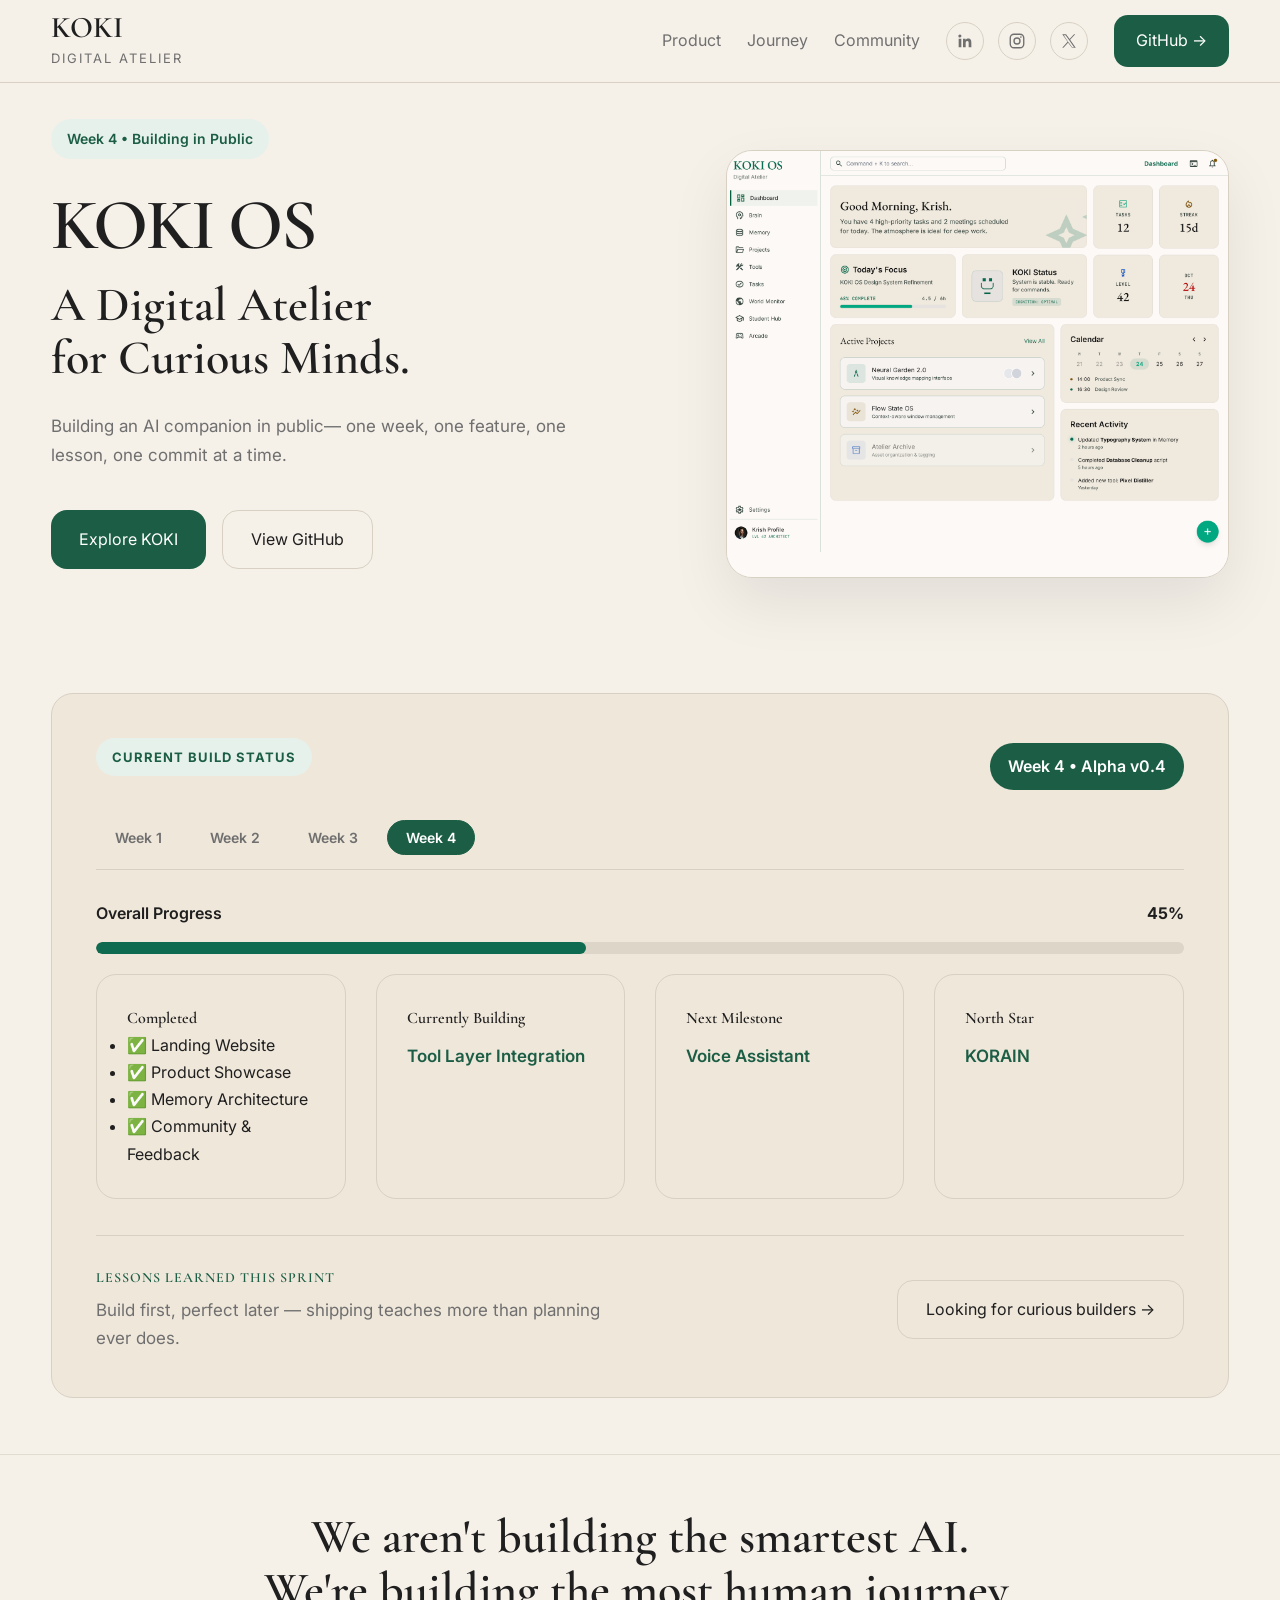
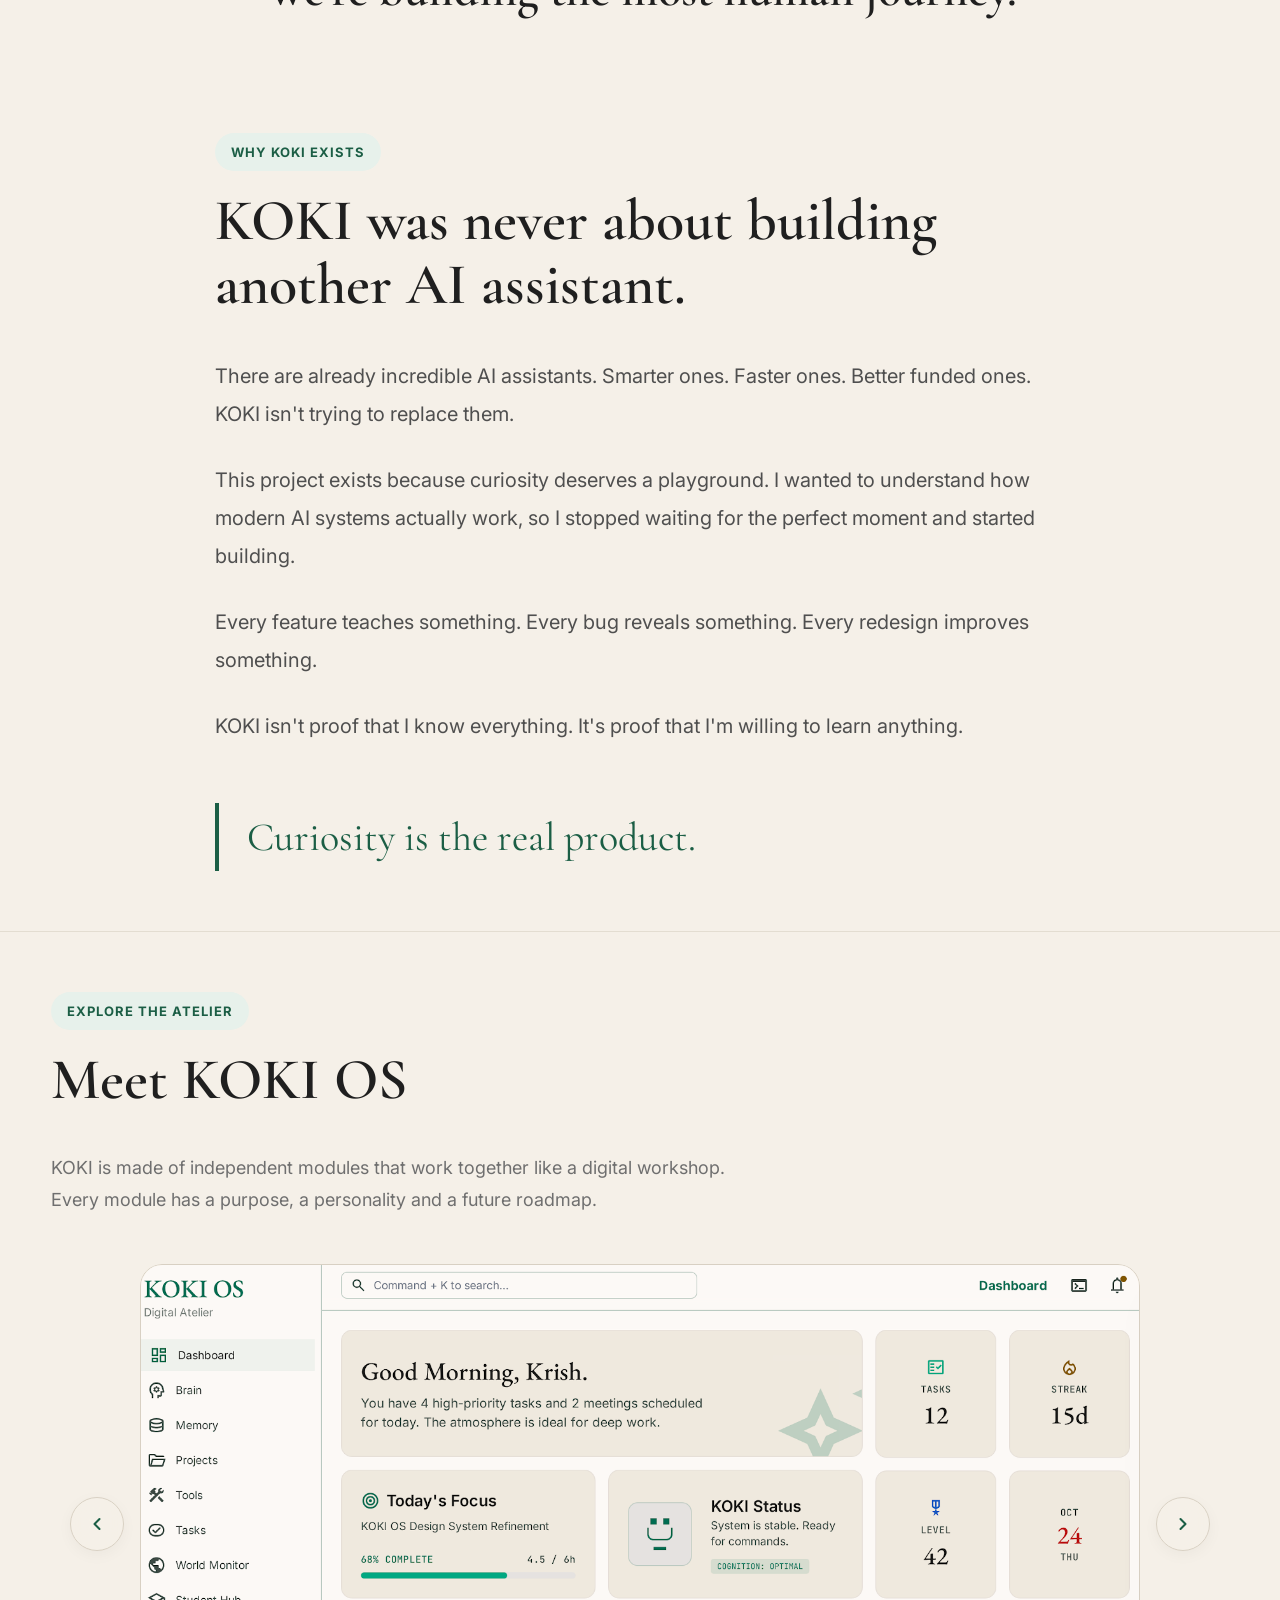
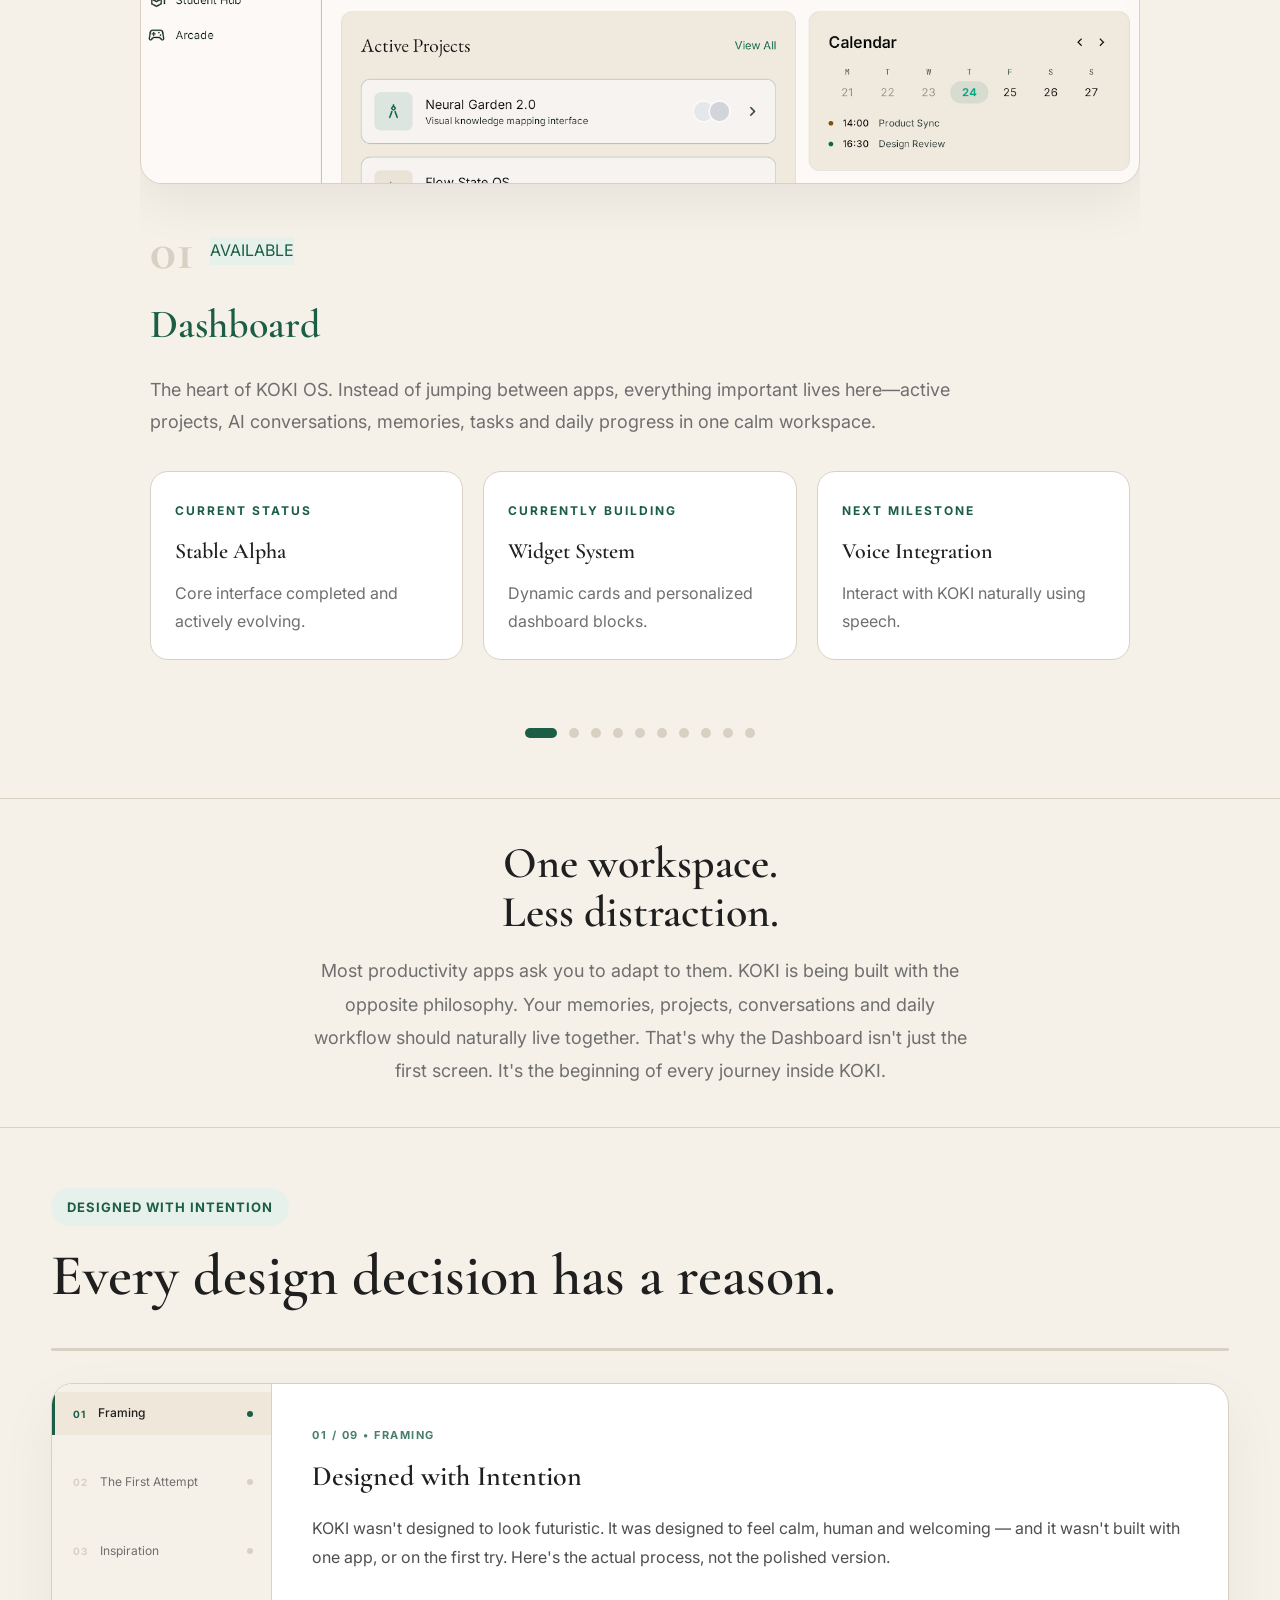
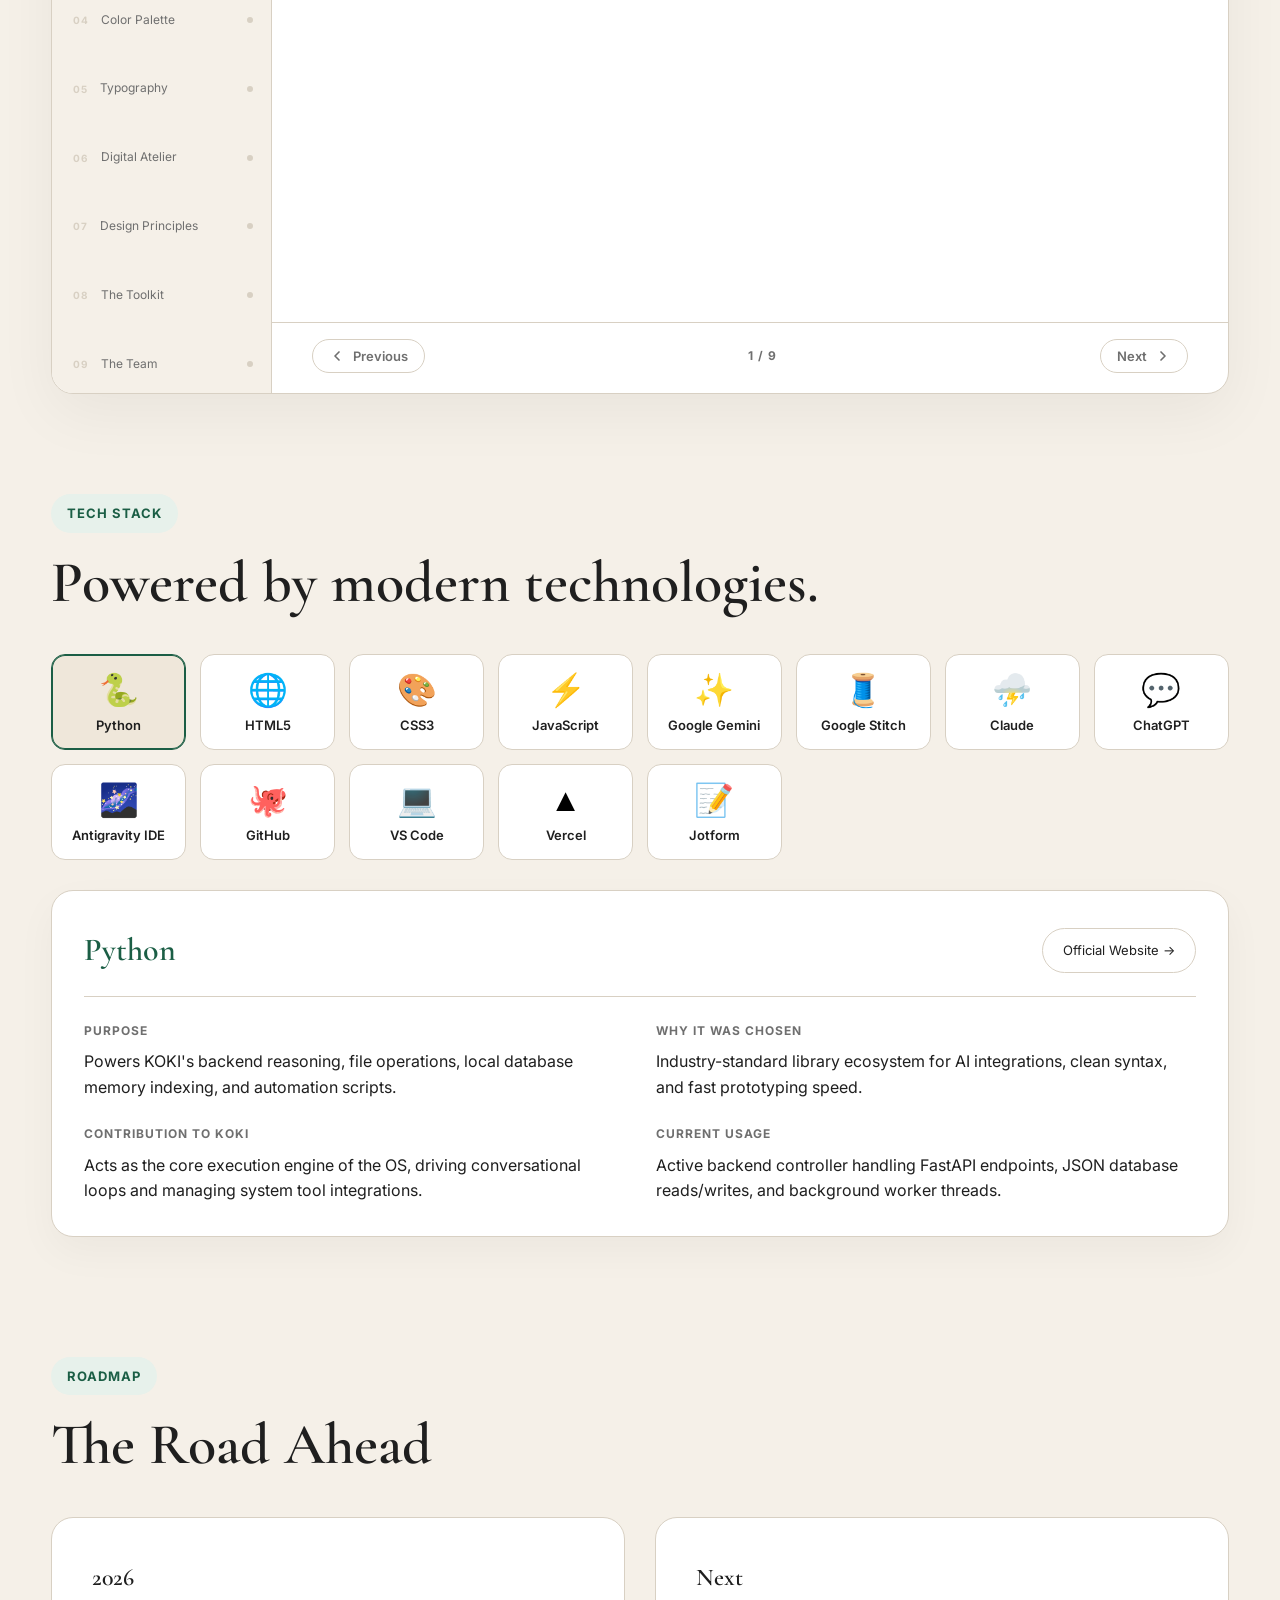
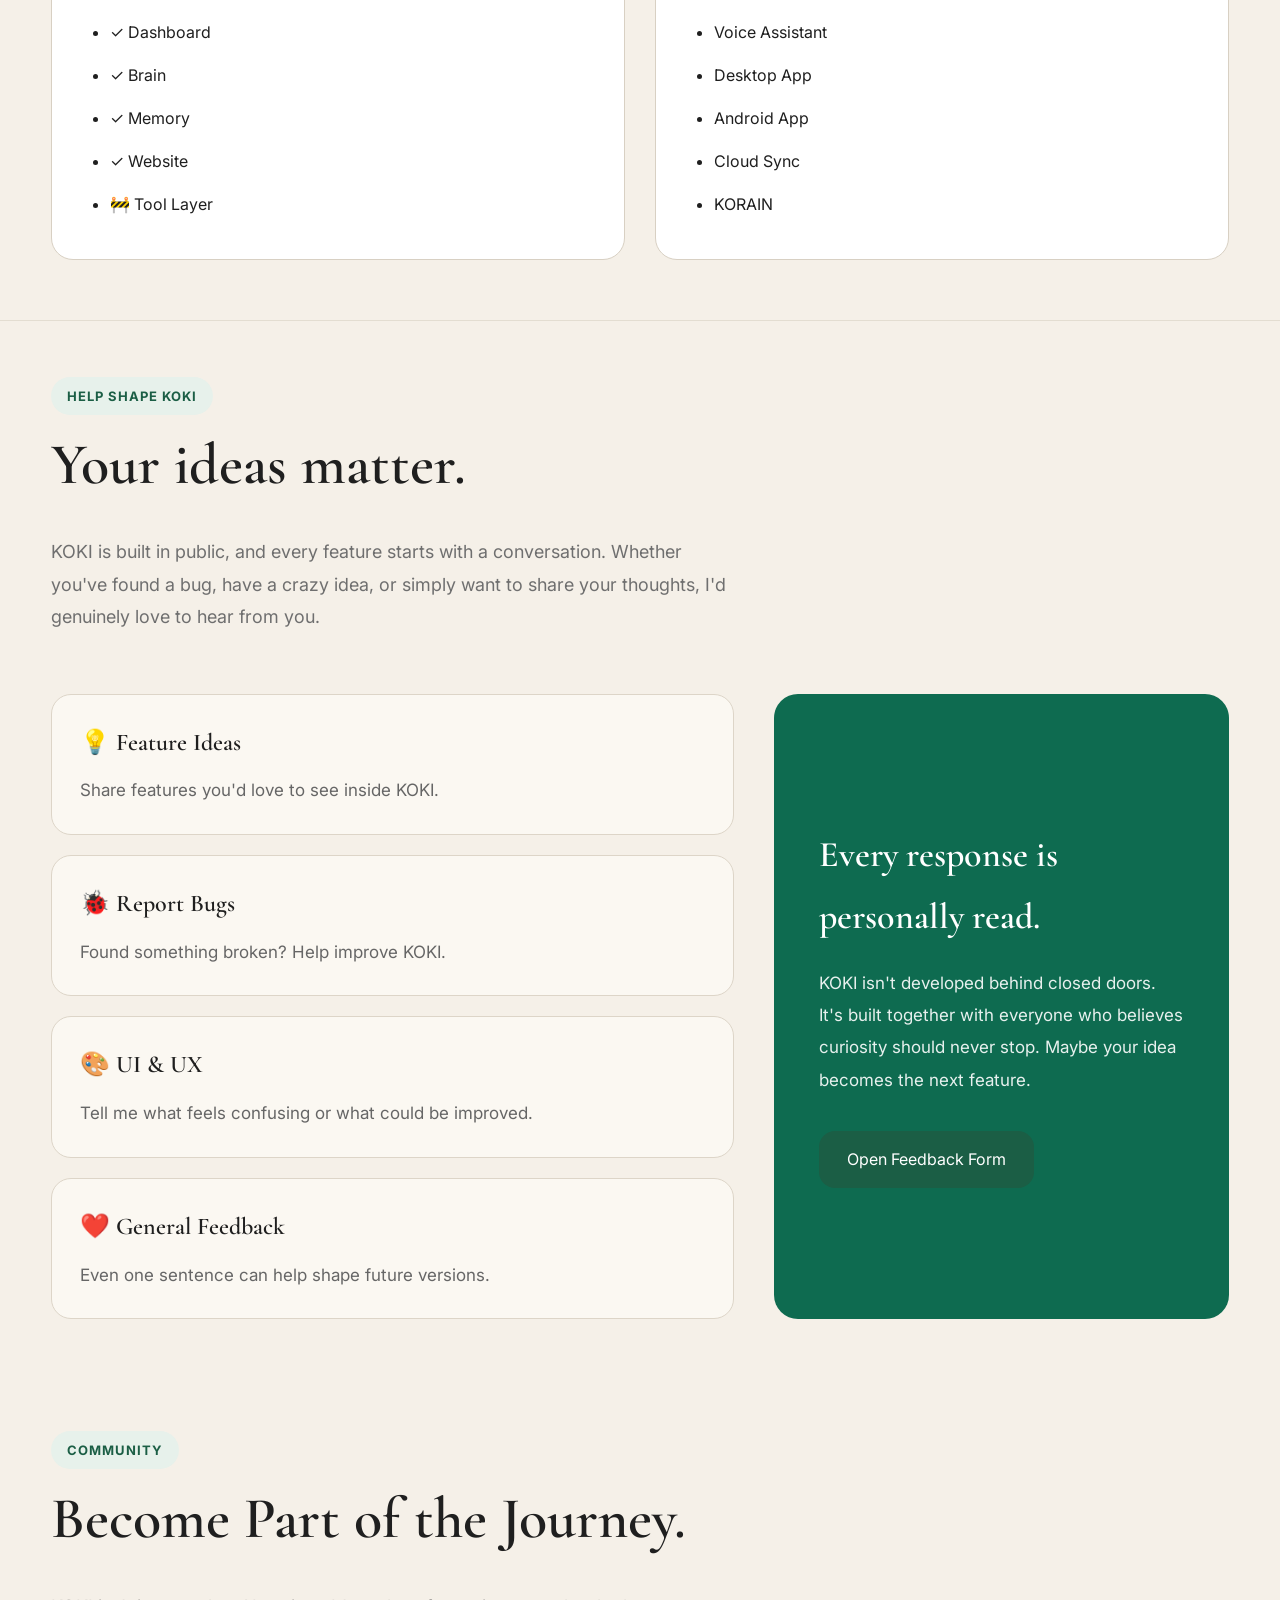
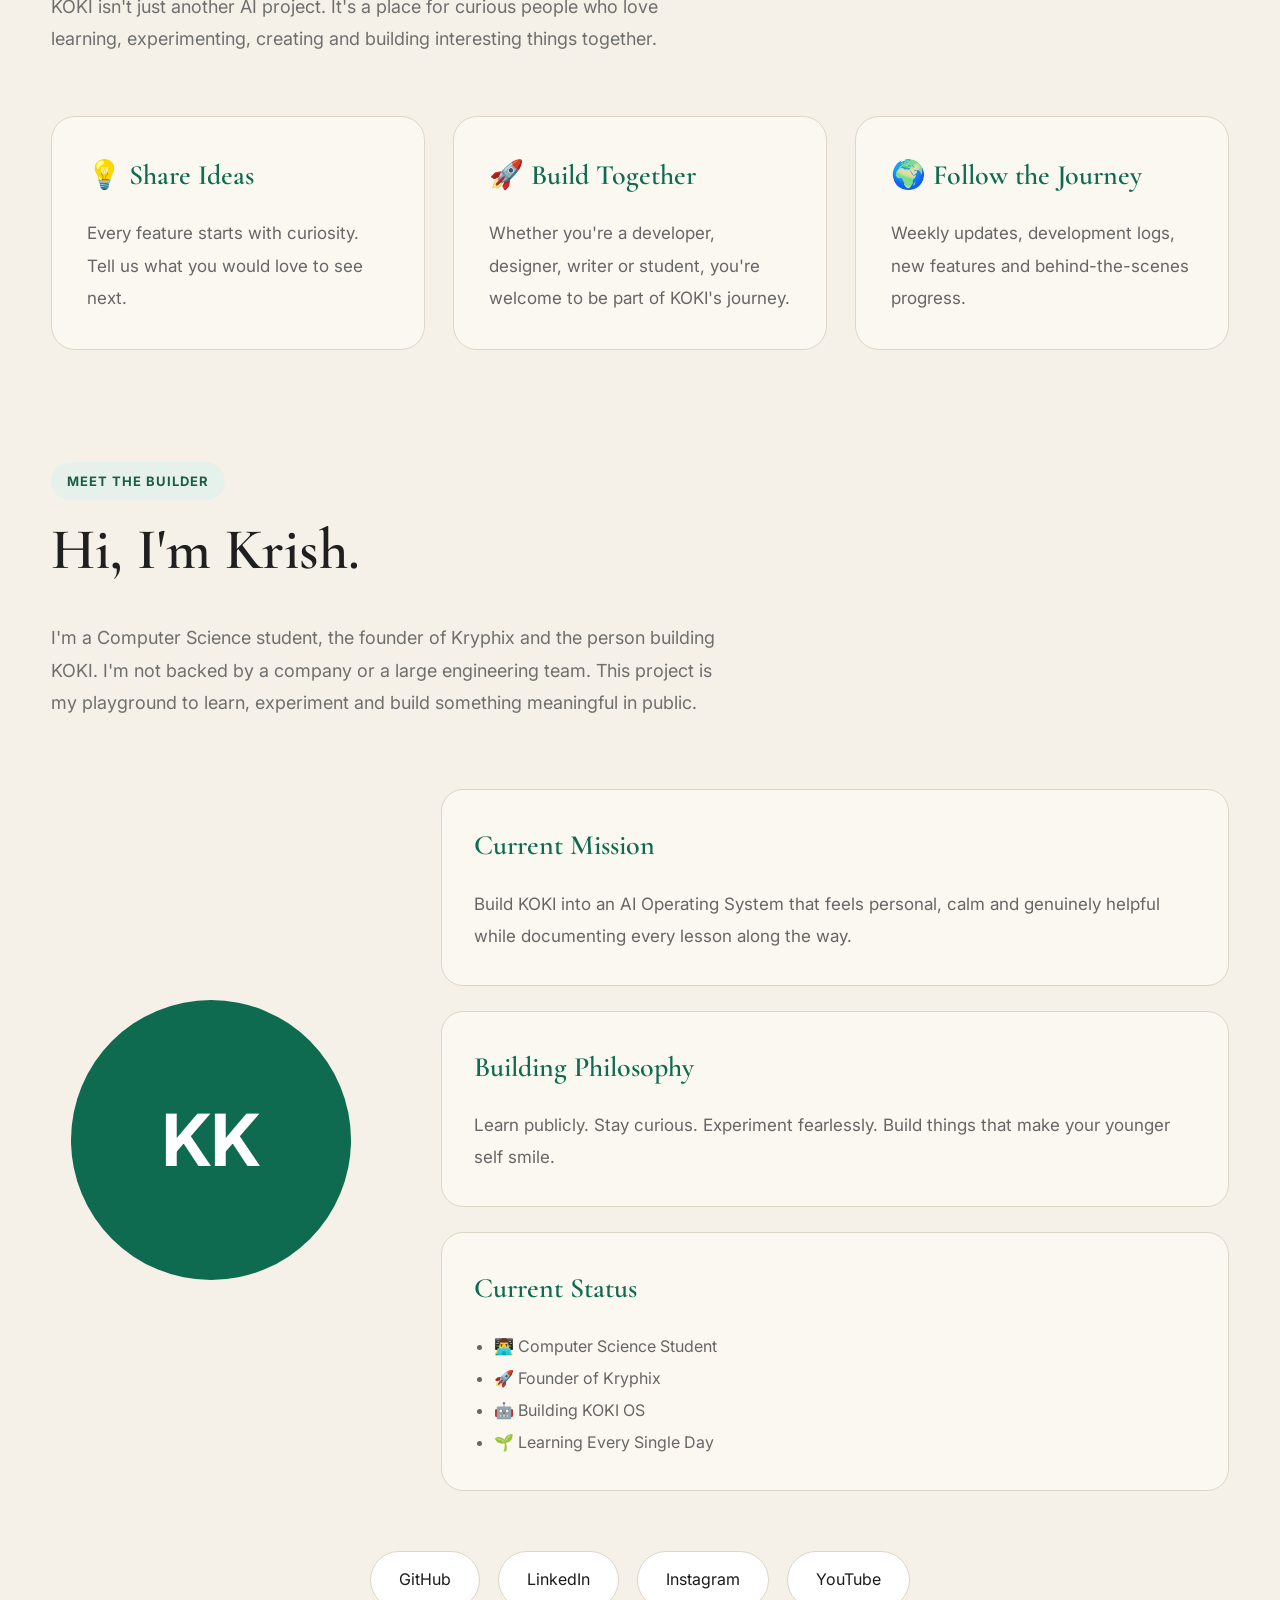
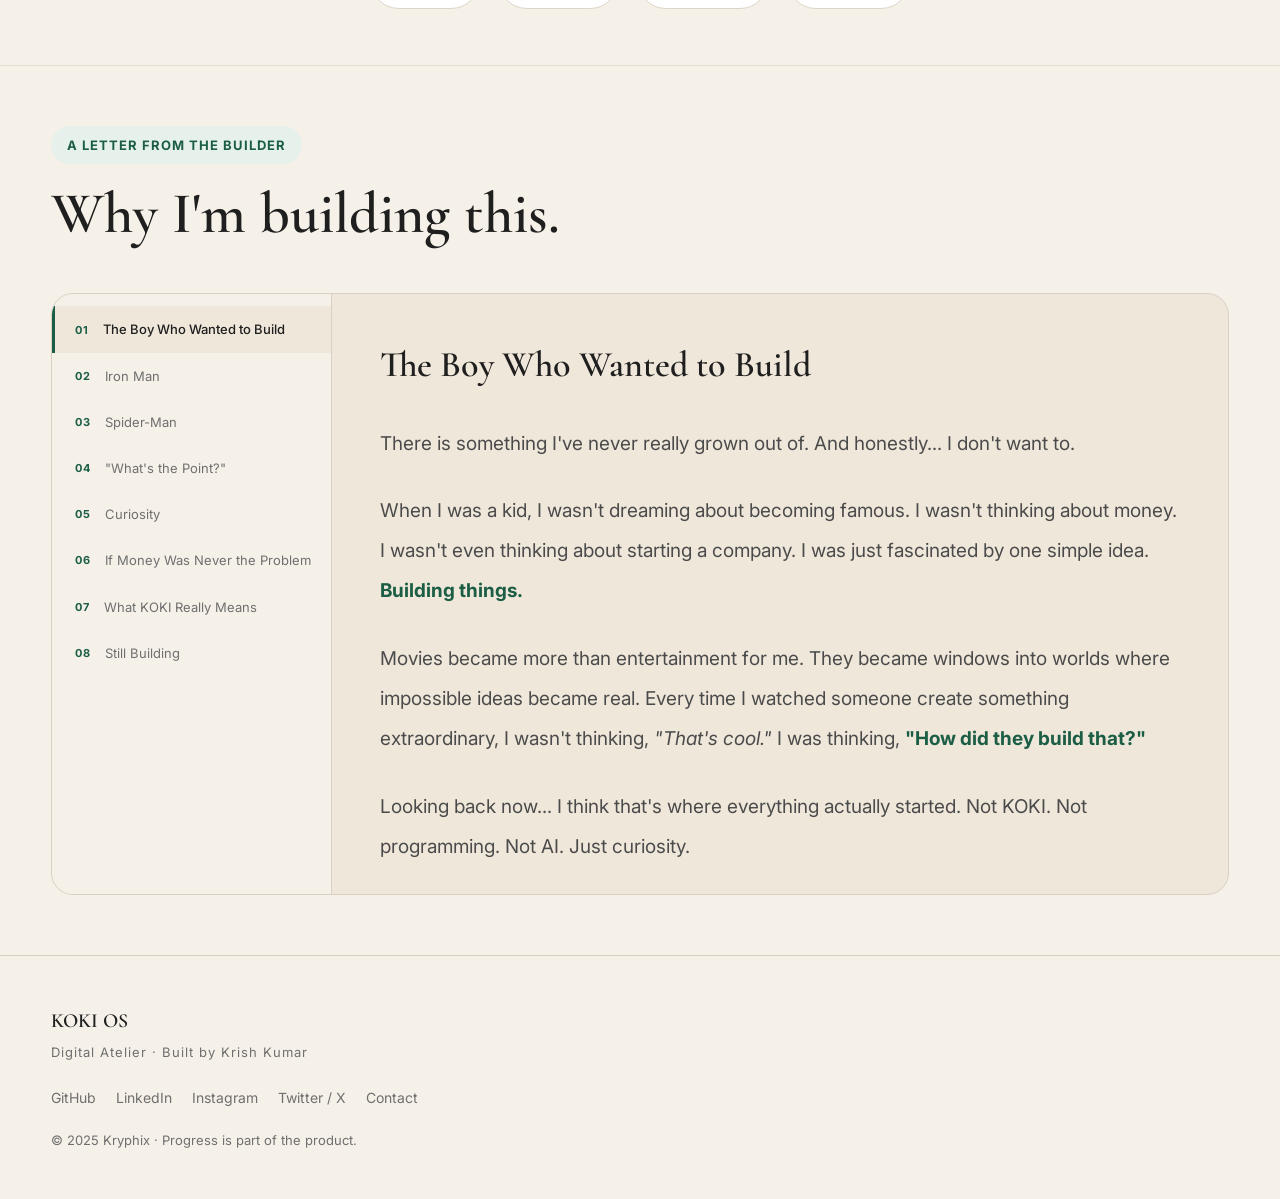
<file: landing/index.html>
<!DOCTYPE html>
<html lang="en">

<head>
    <meta charset="UTF-8">
    <meta name="viewport" content="width=device-width, initial-scale=1.0">

    <title>KOKI OS | A Digital Atelier for Curious Minds</title>

    <meta name="description"
        content="KOKI OS is an AI Operating System built in public by Krish Kumar under Kryphix.">

    <meta property="og:title" content="KOKI OS — Digital Atelier">
    <meta property="og:description" content="A personal AI assistant built in public. Memory-aware. Hinglish-native.">
    <meta property="og:url" content="https://krishkumarvl.github.io/KOKI-AI">
    <meta name="theme-color" content="#F5F0E8">

    <link rel="stylesheet" href="css/style.css">
</head>

<body>

    <!-- ================= NAVBAR ================= -->

    <header class="navbar">

        <div class="container">

            <div class="logo">

                <h2>KOKI</h2>

                <span>Digital Atelier</span>

            </div>

            <nav>

                <a href="#inside-koki">Product</a>

                <a href="#roadmap">Journey</a>

                <a href="#community">Community</a>

                <div class="social-icons">

                    <a href="https://www.linkedin.com/in/krishkumarvl/" target="_blank" aria-label="LinkedIn">
                        <svg viewBox="0 0 24 24" fill="currentColor"><path d="M20.45 20.45h-3.56v-5.57c0-1.33-.02-3.03-1.85-3.03-1.86 0-2.14 1.45-2.14 2.94v5.66H9.34V9h3.42v1.56h.05c.48-.9 1.64-1.85 3.37-1.85 3.6 0 4.27 2.37 4.27 5.46v6.28zM5.34 7.43a2.07 2.07 0 1 1 0-4.13 2.07 2.07 0 0 1 0 4.13zM7.12 20.45H3.56V9h3.56v11.45z"/></svg>
                    </a>

                    <a href="https://www.instagram.com/krishkumarvl" target="_blank" aria-label="Instagram">
                        <svg viewBox="0 0 24 24" fill="none" stroke="currentColor" stroke-width="1.8"><rect x="3" y="3" width="18" height="18" rx="5"/><circle cx="12" cy="12" r="4"/><circle cx="17.2" cy="6.8" r="1.1" fill="currentColor" stroke="none"/></svg>
                    </a>

                    <a href="https://x.com/krishkumarvl" target="_blank" aria-label="X (Twitter)">
                        <svg viewBox="0 0 24 24" fill="currentColor"><path d="M13.5 10.4 20.3 3h-1.6l-5.9 6.4L8.1 3H3l7.1 10-7.1 8h1.6l6.2-6.8L16.1 21H21l-7.5-10.6zM11.2 13.5l-.7-1L5 4.3h2.4l4.6 6.5.7 1 6 8.4h-2.4l-4.9-6.7z"/></svg>
                    </a>

                </div>

                <a href="https://github.com/krishkumarvl/KOKI-AI" target="_blank"
                    class="nav-btn">

                    GitHub &rarr;

                </a>

            </nav>

            <button class="hamburger" id="hamburger" aria-label="Menu">
                <span></span>
                <span></span>
                <span></span>
            </button>

        </div>

        <div class="mobile-menu" id="mobileMenu">
            <a href="#inside-koki">Product</a>
            <a href="#roadmap">Journey</a>
            <a href="#community">Community</a>
            <a href="https://github.com/krishkumarvl/KOKI-AI" target="_blank" class="nav-btn">GitHub &rarr;</a>
        </div>

    </header>



    <!-- ================= HERO ================= -->

    <section class="hero">

        <div class="container hero-grid">

            <div class="hero-left">

                <div class="build-badge">

                    Week 4 • Building in Public

                </div>

                <h1>

                    KOKI OS

                </h1>

                <h2>

                    A Digital Atelier

                    <br>

                    for Curious Minds.

                </h2>

                <p>

                    Building an AI companion in public—

                    one week,

                    one feature,

                    one lesson,

                    one commit at a time.

                </p>

                <div class="hero-buttons">

                    <a href="#inside-koki" class="primary-btn">

                        Explore KOKI

                    </a>

                    <a href="https://github.com/krishkumarvl/KOKI-AI"

                        target="_blank"

                        class="secondary-btn">

                        View GitHub

                    </a>

                </div>

            </div>

            <div class="hero-right">

                <img

                    src="assets/dashboard.png"

                    alt="KOKI Dashboard"
                    loading="lazy">

            </div>

        </div>

    </section>
    

    <!-- ================= BUILD STATUS ================= -->

    <section class="status-section" id="status">

    <div class="container">

        <div class="status-card">

            <div class="status-header">

                <span class="section-tag">CURRENT BUILD STATUS</span>

                <span id="status-week-badge" class="week-version">Week 4 &bull; Alpha v0.4</span>

            </div>

            <!-- Weekly Interactive Tabs -->
            <div class="status-tabs" role="tablist" aria-label="Development Weeks">
                <button class="status-tab" role="tab" aria-selected="false" aria-controls="status-content" data-week="1">Week 1</button>
                <button class="status-tab" role="tab" aria-selected="false" aria-controls="status-content" data-week="2">Week 2</button>
                <button class="status-tab" role="tab" aria-selected="false" aria-controls="status-content" data-week="3">Week 3</button>
                <button class="status-tab active" role="tab" aria-selected="true" aria-controls="status-content" data-week="4">Week 4</button>
            </div>

            <div id="status-content" class="status-content-wrapper">

                <div class="progress-item">

                    <span>Overall Progress</span>

                    <strong id="status-progress-text">45%</strong>

                </div>

                <div class="progress-bar">

                    <div id="status-progress-fill" class="progress-fill" style="width:45%"></div>

                </div>

                <div class="status-grid">

                    <div>

                        <h4>Completed</h4>

                        <ul id="status-completed-list">

                            <li>&#9989; Landing Website</li>

                            <li>&#9989; Product Showcase</li>

                            <li>&#9989; Memory Architecture</li>

                            <li>&#9989; Community &amp; Feedback</li>

                        </ul>

                    </div>

                    <div>

                        <h4>Currently Building</h4>

                        <p id="status-building-text">Tool Layer Integration</p>

                    </div>

                    <div>

                        <h4>Next Milestone</h4>

                        <p id="status-milestone-text">Voice Assistant</p>

                    </div>

                    <div>

                        <h4>North Star</h4>

                        <p id="status-northstar-text">KORAIN</p>

                    </div>

                </div>

                <div class="status-footer">

                    <div class="lessons">

                        <h4>Lessons Learned This Sprint</h4>

                        <p id="status-lesson-text">Build first, perfect later &mdash; shipping teaches more than planning ever does.</p>

                    </div>

                    <a href="#community" class="secondary-btn">Looking for curious builders &rarr;</a>

                </div>

            </div>

        </div>

    </div>

    </section>


<hr class="section-divider">

    <!-- ================= MANIFESTO ================= -->

    <section class="manifesto">

        <div class="container">

            <h2>

                We aren't building the smartest AI.

                <br>

                We're building the most human journey.

            </h2>

        </div>

    </section>



    <!-- ================= WHY ================= -->

    <section id="why-koki" class="section">

    <div class="container narrow">

        <span class="section-tag">
            WHY KOKI EXISTS
        </span>

        <h2 class="section-title">
            KOKI was never about building
            another AI assistant.
        </h2>

        <div class="story">

            <p>
                There are already incredible AI assistants.
                Smarter ones. Faster ones. Better funded ones.
                KOKI isn't trying to replace them.
            </p>

            <p>
                This project exists because curiosity deserves a playground.
                I wanted to understand how modern AI systems actually work,
                so I stopped waiting for the perfect moment and started building.
            </p>

            <p>
                Every feature teaches something.
                Every bug reveals something.
                Every redesign improves something.
            </p>

            <p>
                KOKI isn't proof that I know everything.
                It's proof that I'm willing to learn anything.
            </p>

            <blockquote>

                Curiosity is the real product.

            </blockquote>

        </div>

    </div>

</section>


<hr class="section-divider">

<!-- ================= PRODUCT ================= -->

    <section id="inside-koki" class="section">

    <div class="container">

        <span class="section-tag">
            EXPLORE THE ATELIER
        </span>

        <h2 class="section-title">
            Meet KOKI OS
        </h2>

        <p class="section-subtitle">
            KOKI is made of independent modules that work together like a digital workshop.
            Every module has a purpose, a personality and a future roadmap.
        </p>

    </div>

    <!-- ================= PRODUCT TOUR ================= -->
    <div class="tour-container">
        <div class="tour-wrapper">
            <!-- Navigation arrows -->
            <button class="tour-nav-btn prev" aria-label="Previous slide">
                <svg viewBox="0 0 24 24" fill="none" stroke="currentColor" stroke-width="2.5" stroke-linecap="round" stroke-linejoin="round">
                    <path d="M15 18l-6-6 6-6"/>
                </svg>
            </button>
            <button class="tour-nav-btn next" aria-label="Next slide">
                <svg viewBox="0 0 24 24" fill="none" stroke="currentColor" stroke-width="2.5" stroke-linecap="round" stroke-linejoin="round">
                    <path d="M9 18l6-6-6-6"/>
                </svg>
            </button>

            <!-- Slider window -->
            <div class="tour-slider" role="region" aria-label="Product Features Tour">
                <div class="tour-slides-track">
                    
                    <!-- Slide 1: Dashboard -->
                    <div class="tour-slide active" role="group" aria-roledescription="slide" aria-label="1 of 10" id="slide-dashboard">
                        <div class="tour-image-container">
                            <img src="assets/dashboard.png" alt="KOKI Dashboard" class="tour-image">
                        </div>
                        <div class="tour-info">
                            <div class="tour-meta">
                                <span class="tour-number">01</span>
                                <span class="tour-status live">AVAILABLE</span>
                            </div>
                            <h3 class="tour-title">Dashboard</h3>
                            <p class="tour-desc">
                                The heart of KOKI OS. Instead of jumping between apps, everything important lives here—active projects, AI conversations, memories, tasks and daily progress in one calm workspace.
                            </p>
                            <div class="tour-highlights">
                                <div class="highlight-card">
                                    <span>Current Status</span>
                                    <h4>Stable Alpha</h4>
                                    <p>Core interface completed and actively evolving.</p>
                                </div>
                                <div class="highlight-card">
                                    <span>Currently Building</span>
                                    <h4>Widget System</h4>
                                    <p>Dynamic cards and personalized dashboard blocks.</p>
                                </div>
                                <div class="highlight-card">
                                    <span>Next Milestone</span>
                                    <h4>Voice Integration</h4>
                                    <p>Interact with KOKI naturally using speech.</p>
                                </div>
                            </div>
                        </div>
                    </div>

                    <!-- Slide 2: Brain -->
                    <div class="tour-slide" role="group" aria-roledescription="slide" aria-label="2 of 10" id="slide-brain">
                        <div class="tour-image-container">
                            <img src="assets/brain.png" alt="KOKI Brain" class="tour-image" loading="lazy">
                        </div>
                        <div class="tour-info">
                            <div class="tour-meta">
                                <span class="tour-number">02</span>
                                <span class="tour-status live">AVAILABLE</span>
                            </div>
                            <h3 class="tour-title">Brain</h3>
                            <p class="tour-desc">
                                The reasoning engine of KOKI. Context aware. Hinglish conversations. Tool calling. Intelligent planning.
                            </p>
                            <div class="tour-highlights single-action">
                                <a href="#" class="primary-btn">Learn More</a>
                            </div>
                        </div>
                    </div>

                    <!-- Slide 3: Memory -->
                    <div class="tour-slide" role="group" aria-roledescription="slide" aria-label="3 of 10" id="slide-memory">
                        <div class="tour-image-container">
                            <img src="assets/memory.png" alt="KOKI Memory" class="tour-image" loading="lazy">
                        </div>
                        <div class="tour-info">
                            <div class="tour-meta">
                                <span class="tour-number">03</span>
                                <span class="tour-status live">AVAILABLE</span>
                            </div>
                            <h3 class="tour-title">Memory</h3>
                            <p class="tour-desc">
                                The long-term memory of KOKI. Conversations don't disappear after a chat ends. Interests, projects, preferences and important moments are remembered so future interactions become more personal and more useful.
                            </p>
                            <div class="tour-highlights">
                                <div class="highlight-card">
                                    <span>Current Status</span>
                                    <h4>Persistent Memory</h4>
                                    <p>Stores information across conversations.</p>
                                </div>
                                <div class="highlight-card">
                                    <span>Currently Building</span>
                                    <h4>Biography Engine</h4>
                                    <p>Create an evolving profile from memories.</p>
                                </div>
                                <div class="highlight-card">
                                    <span>Next Milestone</span>
                                    <h4>Semantic Search</h4>
                                    <p>Find memories naturally using meaning.</p>
                                </div>
                            </div>
                        </div>
                    </div>

                    <!-- Slide 4: Projects -->
                    <div class="tour-slide" role="group" aria-roledescription="slide" aria-label="4 of 10" id="slide-projects">
                        <div class="tour-image-container">
                            <img src="assets/projects.png" alt="KOKI Projects" class="tour-image" loading="lazy">
                        </div>
                        <div class="tour-info">
                            <div class="tour-meta">
                                <span class="tour-number">04</span>
                                <span class="tour-status live">AVAILABLE</span>
                            </div>
                            <h3 class="tour-title">Projects</h3>
                            <p class="tour-desc">
                                Build, organize and track everything you're creating. KOKI understands ongoing work and helps you manage ideas, development progress and future plans from one place.
                            </p>
                            <div class="tour-highlights">
                                <div class="highlight-card">
                                    <span>Current Status</span>
                                    <h4>Project Tracking</h4>
                                    <p>Organize ongoing work inside one workspace.</p>
                                </div>
                                <div class="highlight-card">
                                    <span>Currently Building</span>
                                    <h4>Git Integration</h4>
                                    <p>Connect repositories and development workflow.</p>
                                </div>
                                <div class="highlight-card">
                                    <span>Next Milestone</span>
                                    <h4>Project Intelligence</h4>
                                    <p>AI understands every project automatically.</p>
                                </div>
                            </div>
                        </div>
                    </div>

                    <!-- Slide 5: Student Hub -->
                    <div class="tour-slide" role="group" aria-roledescription="slide" aria-label="5 of 10" id="slide-student">
                        <div class="tour-image-container">
                            <img src="assets/student.png" alt="KOKI Student Hub" class="tour-image" loading="lazy">
                        </div>
                        <div class="tour-info">
                            <div class="tour-meta">
                                <span class="tour-number">05</span>
                                <span class="tour-status coming">COMING SOON</span>
                            </div>
                            <h3 class="tour-title">Student Hub</h3>
                            <p class="tour-desc">
                                Built for students who want one place to manage their academic life. Track assignments, attendance, exams, notes, PYQs and study progress without switching between multiple apps.
                            </p>
                            <div class="tour-highlights">
                                <div class="highlight-card">
                                    <span>Planned</span>
                                    <h4>Study Dashboard</h4>
                                    <p>Attendance, CGPA, exams and deadlines.</p>
                                </div>
                                <div class="highlight-card">
                                    <span>Future</span>
                                    <h4>AI Study Assistant</h4>
                                    <p>Summaries, quizzes and revision plans.</p>
                                </div>
                                <div class="highlight-card">
                                    <span>Vision</span>
                                    <h4>Complete Academic OS</h4>
                                    <p>Everything a student needs in one place.</p>
                                </div>
                            </div>
                        </div>
                    </div>

                    <!-- Slide 6: Tasks -->
                    <div class="tour-slide" role="group" aria-roledescription="slide" aria-label="6 of 10" id="slide-tasks">
                        <div class="tour-image-container">
                            <img src="assets/tasks.png" alt="KOKI Tasks" class="tour-image" loading="lazy">
                        </div>
                        <div class="tour-info">
                            <div class="tour-meta">
                                <span class="tour-number">06</span>
                                <span class="tour-status coming">COMING SOON</span>
                            </div>
                            <h3 class="tour-title">Tasks</h3>
                            <p class="tour-desc">
                                Organize your day with intelligent task management. Build habits, stay focused and let KOKI help prioritize what matters most.
                            </p>
                            <div class="tour-highlights">
                                <div class="highlight-card">
                                    <span>Planned</span>
                                    <h4>Task Manager</h4>
                                    <p>Create and organize daily work.</p>
                                </div>
                                <div class="highlight-card">
                                    <span>Future</span>
                                    <h4>Deep Focus</h4>
                                    <p>Pomodoro and distraction-free sessions.</p>
                                </div>
                                <div class="highlight-card">
                                    <span>Vision</span>
                                    <h4>AI Planning</h4>
                                    <p>Smart scheduling based on priorities.</p>
                                </div>
                            </div>
                        </div>
                    </div>

                    <!-- Slide 7: World Monitor -->
                    <div class="tour-slide" role="group" aria-roledescription="slide" aria-label="7 of 10" id="slide-world">
                        <div class="tour-image-container">
                            <img src="assets/world.png" alt="KOKI World Monitor" class="tour-image" loading="lazy">
                        </div>
                        <div class="tour-info">
                            <div class="tour-meta">
                                <span class="tour-number">07</span>
                                <span class="tour-status coming">COMING SOON</span>
                            </div>
                            <h3 class="tour-title">World Monitor</h3>
                            <p class="tour-desc">
                                Stay updated with real-time news, weather, finance and sports. One intelligent feed that keeps you informed without overwhelming you.
                            </p>
                            <div class="tour-highlights">
                                <div class="highlight-card">
                                    <span>Planned</span>
                                    <h4>Global News</h4>
                                    <p>Personalized daily briefings.</p>
                                </div>
                                <div class="highlight-card">
                                    <span>Future</span>
                                    <h4>Finance</h4>
                                    <p>Stocks, crypto and market updates.</p>
                                </div>
                                <div class="highlight-card">
                                    <span>Vision</span>
                                    <h4>World Intelligence</h4>
                                    <p>Your personal global dashboard.</p>
                                </div>
                            </div>
                        </div>
                    </div>

                    <!-- Slide 8: Arcade -->
                    <div class="tour-slide" role="group" aria-roledescription="slide" aria-label="8 of 10" id="slide-arcade">
                        <div class="tour-image-container">
                            <img src="assets/arcade.png" alt="KOKI Arcade" class="tour-image" loading="lazy">
                        </div>
                        <div class="tour-info">
                            <div class="tour-meta">
                                <span class="tour-number">08</span>
                                <span class="tour-status coming">COMING SOON</span>
                            </div>
                            <h3 class="tour-title">Arcade</h3>
                            <p class="tour-desc">
                                Learning shouldn't always feel like studying. Arcade transforms learning into challenges, brain games and skill-based experiences designed to keep curiosity alive.
                            </p>
                            <div class="tour-highlights">
                                <div class="highlight-card">
                                    <span>Planned</span>
                                    <h4>Mini Games</h4>
                                    <p>Interactive games built for learning and fun.</p>
                                </div>
                                <div class="highlight-card">
                                    <span>Future</span>
                                    <h4>Leaderboards</h4>
                                    <p>Compete with friends and the community.</p>
                                </div>
                                <div class="highlight-card">
                                    <span>Vision</span>
                                    <h4>Learn by Playing</h4>
                                    <p>Gamified experiences that reward curiosity.</p>
                                </div>
                            </div>
                        </div>
                    </div>

                    <!-- Slide 9: Tools -->
                    <div class="tour-slide" role="group" aria-roledescription="slide" aria-label="9 of 10" id="slide-tools">
                        <div class="tour-image-container">
                            <img src="assets/tools.png" alt="KOKI Tools" class="tour-image" loading="lazy">
                        </div>
                        <div class="tour-info">
                            <div class="tour-meta">
                                <span class="tour-number">09</span>
                                <span class="tour-status coming">UNDER DEVELOPMENT</span>
                            </div>
                            <h3 class="tour-title">Tools</h3>
                            <p class="tour-desc">
                                KOKI will become an intelligent toolbox. Generate websites, documents, summaries, presentations and much more from a single workspace.
                            </p>
                            <div class="tour-highlights">
                                <div class="highlight-card">
                                    <span>Building</span>
                                    <h4>Tool Layer</h4>
                                    <p>The foundation powering every future capability.</p>
                                </div>
                                <div class="highlight-card">
                                    <span>Future</span>
                                    <h4>AI Workspace</h4>
                                    <p>Create documents, websites and workflows instantly.</p>
                                </div>
                                <div class="highlight-card">
                                    <span>Vision</span>
                                    <h4>Everything Creator</h4>
                                    <p>One place to build almost anything with AI.</p>
                                </div>
                            </div>
                        </div>
                    </div>

                    <!-- Slide 10: Settings -->
                    <div class="tour-slide" role="group" aria-roledescription="slide" aria-label="10 of 10" id="slide-settings">
                        <div class="tour-image-container">
                            <img src="assets/settings.png" alt="KOKI Settings" class="tour-image" loading="lazy">
                        </div>
                        <div class="tour-info">
                            <div class="tour-meta">
                                <span class="tour-number">10</span>
                                <span class="tour-status live">AVAILABLE</span>
                            </div>
                            <h3 class="tour-title">Settings</h3>
                            <p class="tour-desc">
                                Make KOKI truly yours. Personalize appearance, preferences, memory controls and future AI integrations from one clean settings panel.
                            </p>
                            <div class="tour-highlights">
                                <div class="highlight-card">
                                    <span>Available</span>
                                    <h4>Preferences</h4>
                                    <p>Manage personalization and system behavior.</p>
                                </div>
                                <div class="highlight-card">
                                    <span>Future</span>
                                    <h4>Themes</h4>
                                    <p>Switch between Light and Dark Atelier modes.</p>
                                </div>
                                <div class="highlight-card">
                                    <span>Vision</span>
                                    <h4>Personal AI</h4>
                                    <p>Complete control over how KOKI works for you.</p>
                                </div>
                            </div>
                        </div>
                    </div>

                </div>
            </div>

            <!-- Dots Indicators -->
            <div class="tour-dots" role="tablist" aria-label="Slide indicators">
                <button class="tour-dot active" role="tab" aria-selected="true" aria-label="Go to slide 1" data-slide="0"></button>
                <button class="tour-dot" role="tab" aria-selected="false" aria-label="Go to slide 2" data-slide="1"></button>
                <button class="tour-dot" role="tab" aria-selected="false" aria-label="Go to slide 3" data-slide="2"></button>
                <button class="tour-dot" role="tab" aria-selected="false" aria-label="Go to slide 4" data-slide="3"></button>
                <button class="tour-dot" role="tab" aria-selected="false" aria-label="Go to slide 5" data-slide="4"></button>
                <button class="tour-dot" role="tab" aria-selected="false" aria-label="Go to slide 6" data-slide="5"></button>
                <button class="tour-dot" role="tab" aria-selected="false" aria-label="Go to slide 7" data-slide="6"></button>
                <button class="tour-dot" role="tab" aria-selected="false" aria-label="Go to slide 8" data-slide="7"></button>
                <button class="tour-dot" role="tab" aria-selected="false" aria-label="Go to slide 9" data-slide="8"></button>
                <button class="tour-dot" role="tab" aria-selected="false" aria-label="Go to slide 10" data-slide="9"></button>
            </div>
        </div>
    </div>
</section>

<!-- ================= STORY BREAK ================= -->
<section class="story-break">
    <div class="container narrow">
        <h2>One workspace.<br>Less distraction.</h2>
        <p>
            Most productivity apps ask you to adapt to them.
            KOKI is being built with the opposite philosophy.
            Your memories, projects, conversations and daily workflow should naturally live together.
            That's why the Dashboard isn't just the first screen.
            It's the beginning of every journey inside KOKI.
        </p>
    </div>
</section>
   

    <!-- ================= DESIGN & TOOLS ================= -->

    <section id="design-philosophy" class="section design-notebook-section">
    <div class="container">
        <span class="section-tag">DESIGNED WITH INTENTION</span>
        <h2 class="section-title">Every design decision has a reason.</h2>

        <!-- Notebook progress bar -->
        <div class="nb-progress-track" aria-hidden="true">
            <div class="nb-progress-fill" id="nbProgressFill"></div>
        </div>

        <div class="notebook-layout" id="notebookLayout">

            <!-- Left: chapter spine -->
            <nav class="nb-spine" aria-label="Design chapters">
                <button class="nb-chapter-btn active" data-nb="0" aria-selected="true">
                    <span class="nb-ch-num">01</span>
                    <span class="nb-ch-label">Framing</span>
                    <span class="nb-ch-dot" aria-hidden="true"></span>
                </button>
                <button class="nb-chapter-btn" data-nb="1" aria-selected="false">
                    <span class="nb-ch-num">02</span>
                    <span class="nb-ch-label">The First Attempt</span>
                    <span class="nb-ch-dot" aria-hidden="true"></span>
                </button>
                <button class="nb-chapter-btn" data-nb="2" aria-selected="false">
                    <span class="nb-ch-num">03</span>
                    <span class="nb-ch-label">Inspiration</span>
                    <span class="nb-ch-dot" aria-hidden="true"></span>
                </button>
                <button class="nb-chapter-btn" data-nb="3" aria-selected="false">
                    <span class="nb-ch-num">04</span>
                    <span class="nb-ch-label">Color Palette</span>
                    <span class="nb-ch-dot" aria-hidden="true"></span>
                </button>
                <button class="nb-chapter-btn" data-nb="4" aria-selected="false">
                    <span class="nb-ch-num">05</span>
                    <span class="nb-ch-label">Typography</span>
                    <span class="nb-ch-dot" aria-hidden="true"></span>
                </button>
                <button class="nb-chapter-btn" data-nb="5" aria-selected="false">
                    <span class="nb-ch-num">06</span>
                    <span class="nb-ch-label">Digital Atelier</span>
                    <span class="nb-ch-dot" aria-hidden="true"></span>
                </button>
                <button class="nb-chapter-btn" data-nb="6" aria-selected="false">
                    <span class="nb-ch-num">07</span>
                    <span class="nb-ch-label">Design Principles</span>
                    <span class="nb-ch-dot" aria-hidden="true"></span>
                </button>
                <button class="nb-chapter-btn" data-nb="7" aria-selected="false">
                    <span class="nb-ch-num">08</span>
                    <span class="nb-ch-label">The Toolkit</span>
                    <span class="nb-ch-dot" aria-hidden="true"></span>
                </button>
                <button class="nb-chapter-btn" data-nb="8" aria-selected="false">
                    <span class="nb-ch-num">09</span>
                    <span class="nb-ch-label">The Team</span>
                    <span class="nb-ch-dot" aria-hidden="true"></span>
                </button>
            </nav>

            <!-- Right: content panel -->
            <div class="nb-content-area" id="nbContentArea" role="region" aria-live="polite" aria-label="Design chapter content">

                <!-- Chapter 01: Framing -->
                <article class="nb-entry active" data-nb-entry="0">
                    <header class="nb-entry-header">
                        <span class="nb-entry-tag">01 / 09 &bull; FRAMING</span>
                        <h3 class="nb-entry-title">Designed with Intention</h3>
                    </header>
                    <p class="nb-entry-lead">
                        KOKI wasn't designed to look futuristic. It was designed to feel calm, human and
                        welcoming &mdash; and it wasn't built with one app, or on the first try. Here's the
                        actual process, not the polished version.
                    </p>
                </article>

                <!-- Chapter 02: The First Attempt -->
                <article class="nb-entry" data-nb-entry="1">
                    <header class="nb-entry-header">
                        <span class="nb-entry-tag">02 / 09 &bull; THE STORY</span>
                        <h3 class="nb-entry-title">The First Attempt (And Why It Got Scrapped)</h3>
                    </header>
                    <p>
                        The very first version of this website wasn't parchment and green at all &mdash;
                        it was a full 90s retro theme. Chunky pixels, nostalgic colours, the whole vibe.
                        I loved it while I was building it.
                    </p>
                    <p>
                        But I asked myself one honest question:
                        <em>would I still want to use this in 15 minutes, or am I just excited right now?</em>
                        The answer was no. A retro theme is fun to look at once, not something you want
                        to sit inside every day while actually building a product. So it got scrapped &mdash;
                        not deleted from my head, though. Some of that nostalgic energy will show up
                        somewhere in KOKI later, just not as the entire identity of the site.
                    </p>
                </article>

                <!-- Chapter 03: Inspiration -->
                <article class="nb-entry" data-nb-entry="2">
                    <header class="nb-entry-header">
                        <span class="nb-entry-tag">03 / 09 &bull; INSPIRATION</span>
                        <h3 class="nb-entry-title">Where the Inspiration Came From</h3>
                    </header>
                    <p>
                        Once the retro idea was gone, I went looking for what actually felt right, and
                        a few things shaped the current look directly:
                    </p>
                    <ul class="nb-inspiration-list">
                        <li><strong>Claude's interface</strong> &mdash; clean, minimal, almost no visual noise. It taught me that a product can feel premium just by getting out of the user's way.</li>
                        <li><strong>GitHub's contribution graph</strong> &mdash; the little "how many days you were active" pattern. That's where the idea of tracking and showing KOKI's build streak openly came from.</li>
                        <li><strong>Pinterest</strong> &mdash; used it to study what kinds of website design actually exist, which colour palette combinations feel good together, and to find a visual "base" to build from instead of guessing blind.</li>
                        <li><strong>Studying how established designers think</strong> &mdash; not to copy layouts, but to understand their approach and broaden my own perspective on what good design decisions look like.</li>
                    </ul>
                    <p>
                        None of it was copied directly. The palette, the type pairing, the atelier
                        framing &mdash; that part is mine. The research just gave me a wider set of
                        references to choose from instead of designing in a vacuum.
                    </p>
                </article>

                <!-- Chapter 04: Color Palette -->
                <article class="nb-entry" data-nb-entry="3">
                    <header class="nb-entry-header">
                        <span class="nb-entry-tag">04 / 09 &bull; SYSTEM</span>
                        <h3 class="nb-entry-title">&#127912; Color Palette</h3>
                    </header>
                    <p>Technology often feels cold and overwhelming. KOKI uses warm paper tones and natural greens to create a workspace that feels calm, focused and creative.</p>
                    <div class="nb-palette">
                        <div class="nb-swatch-item">
                            <span class="swatch paper"></span>
                            <small>#F5F0E8</small>
                            <span class="nb-swatch-name">Parchment</span>
                        </div>
                        <div class="nb-swatch-item">
                            <span class="swatch green"></span>
                            <small>#1B5E45</small>
                            <span class="nb-swatch-name">Forest</span>
                        </div>
                        <div class="nb-swatch-item">
                            <span class="swatch surface"></span>
                            <small>#EFE7DA</small>
                            <span class="nb-swatch-name">Surface</span>
                        </div>
                    </div>
                </article>

                <!-- Chapter 05: Typography -->
                <article class="nb-entry" data-nb-entry="4">
                    <header class="nb-entry-header">
                        <span class="nb-entry-tag">05 / 09 &bull; SYSTEM</span>
                        <h3 class="nb-entry-title">&#128260; Typography</h3>
                    </header>
                    <p>Cormorant Garamond brings warmth and storytelling. Inter keeps interfaces clean and readable. Together they balance emotion with usability.</p>
                    <div class="nb-type-demo">
                        <div class="nb-type-row">
                            <span class="nb-type-label">Headings</span>
                            <span class="nb-type-sample serif-sample">Cormorant Garamond</span>
                        </div>
                        <div class="nb-type-row">
                            <span class="nb-type-label">Body</span>
                            <span class="nb-type-sample sans-sample">Inter</span>
                        </div>
                    </div>
                </article>

                <!-- Chapter 06: Why Digital Atelier -->
                <article class="nb-entry" data-nb-entry="5">
                    <header class="nb-entry-header">
                        <span class="nb-entry-tag">06 / 09 &bull; PHILOSOPHY</span>
                        <h3 class="nb-entry-title">&#128736; Why &quot;Digital Atelier&quot;?</h3>
                    </header>
                    <p>An atelier is a workshop where artists learn through creating. KOKI follows the same philosophy &mdash; it isn't just software, it's a place to experiment, learn and grow.</p>
                </article>

                <!-- Chapter 07: Design Principles -->
                <article class="nb-entry" data-nb-entry="6">
                    <header class="nb-entry-header">
                        <span class="nb-entry-tag">07 / 09 &bull; PHILOSOPHY</span>
                        <h3 class="nb-entry-title">&#10024; Design Principles</h3>
                    </header>
                    <ul class="nb-principles-list">
                        <li>
                            <span class="nb-principle-icon">&#9675;</span>
                            <span>Calm over chaos</span>
                        </li>
                        <li>
                            <span class="nb-principle-icon">&#9675;</span>
                            <span>Honesty over hype</span>
                        </li>
                        <li>
                            <span class="nb-principle-icon">&#9675;</span>
                            <span>Learning over perfection</span>
                        </li>
                        <li>
                            <span class="nb-principle-icon">&#9675;</span>
                            <span>Progress over promises</span>
                        </li>
                    </ul>
                </article>

                <!-- Chapter 08: Toolkit -->
                <article class="nb-entry" data-nb-entry="7">
                    <header class="nb-entry-header">
                        <span class="nb-entry-tag">08 / 09 &bull; TOOLKIT</span>
                        <h3 class="nb-entry-title">Every tool had a purpose.</h3>
                    </header>
                    <div class="toolkit-ecosystem">
                        <div class="toolkit-tabs" role="tablist" aria-label="Creative Tools">
                            <button class="toolkit-tab active" role="tab" aria-selected="true" aria-controls="toolkit-panel" data-tool="stitch">Google Stitch</button>
                            <button class="toolkit-tab" role="tab" aria-selected="false" aria-controls="toolkit-panel" data-tool="claude">Claude</button>
                            <button class="toolkit-tab" role="tab" aria-selected="false" aria-controls="toolkit-panel" data-tool="chatgpt">ChatGPT</button>
                            <button class="toolkit-tab" role="tab" aria-selected="false" aria-controls="toolkit-panel" data-tool="vscode">VS Code</button>
                            <button class="toolkit-tab" role="tab" aria-selected="false" aria-controls="toolkit-panel" data-tool="github">GitHub</button>
                            <button class="toolkit-tab" role="tab" aria-selected="false" aria-controls="toolkit-panel" data-tool="python">Python</button>
                        </div>
                        <div id="toolkit-panel" class="toolkit-detail-panel" role="tabpanel">
                            <div class="toolkit-detail-header">
                                <h4 id="toolkit-detail-title">Google Stitch</h4>
                                <span id="toolkit-detail-tag" class="tech-tag">UI Exploration</span>
                            </div>
                            <p id="toolkit-detail-desc">I gave it a simple text description of what I wanted and it turned that idea into an actual visual layout, then let me refine it from there. If you don't know design at all &mdash; like me &mdash; it's genuinely one of the best ways to see how an idea could look in different directions before you commit to anything.</p>
                        </div>
                    </div>
                </article>

                <!-- Chapter 09: Team & Closing -->
                <article class="nb-entry" data-nb-entry="8">
                    <header class="nb-entry-header">
                        <span class="nb-entry-tag">09 / 09 &bull; CREATIVE TEAM</span>
                        <h3 class="nb-entry-title">Who built this.</h3>
                    </header>
                    <div class="nb-team-block">
                        <span class="section-tag-mini">CURRENT TEAM</span>
                        <p>
                            Right now, KOKI's entire team is: <strong>me</strong>, <strong>Claude</strong>,
                            <strong>ChatGPT</strong>, and a small stack of tools that punch way above their
                            weight. No design team, no dev team &mdash; just one curious student and the AI
                            tools willing to keep up.
                        </p>
                    </div>
                    <p class="nb-closing-note">
                        None of these tools built KOKI &mdash; they simply let one curious student experiment
                        faster. <strong>Curiosity is still the most important tool in this workshop.</strong>
                    </p>
                </article>

                <!-- Navigation footer -->
                <footer class="nb-nav-footer">
                    <button class="nb-nav-arrow prev" id="nbPrevBtn" aria-label="Previous chapter">
                        <svg viewBox="0 0 24 24" fill="none" stroke="currentColor" stroke-width="2.5" stroke-linecap="round" stroke-linejoin="round"><path d="M15 18l-6-6 6-6"/></svg>
                        <span>Previous</span>
                    </button>
                    <span class="nb-counter" id="nbCounter" aria-live="polite">1 / 9</span>
                    <button class="nb-nav-arrow next" id="nbNextBtn" aria-label="Next chapter">
                        <span>Next</span>
                        <svg viewBox="0 0 24 24" fill="none" stroke="currentColor" stroke-width="2.5" stroke-linecap="round" stroke-linejoin="round"><path d="M9 18l6-6-6-6"/></svg>
                    </button>
                </footer>

            </div><!-- end nb-content-area -->
        </div><!-- end notebook-layout -->

    </div>
    </section>


    <section class="section" id="tech-ecosystem-section">

    <div class="container">

        <span class="section-tag">TECH STACK</span>

        <h2 class="section-title">Powered by modern technologies.</h2>

        <div class="tech-ecosystem-wrapper">
            <!-- Icon/Logo Grid -->
            <div class="tech-logo-grid" role="tablist" aria-label="Technologies Used">
                <button class="tech-logo-btn active" role="tab" aria-selected="true" aria-controls="tech-detail-panel" data-tech="python">
                    <span class="tech-logo-icon">🐍</span>
                    <span class="tech-logo-name">Python</span>
                </button>
                <button class="tech-logo-btn" role="tab" aria-selected="false" aria-controls="tech-detail-panel" data-tech="html5">
                    <span class="tech-logo-icon">🌐</span>
                    <span class="tech-logo-name">HTML5</span>
                </button>
                <button class="tech-logo-btn" role="tab" aria-selected="false" aria-controls="tech-detail-panel" data-tech="css3">
                    <span class="tech-logo-icon">🎨</span>
                    <span class="tech-logo-name">CSS3</span>
                </button>
                <button class="tech-logo-btn" role="tab" aria-selected="false" aria-controls="tech-detail-panel" data-tech="javascript">
                    <span class="tech-logo-icon">⚡</span>
                    <span class="tech-logo-name">JavaScript</span>
                </button>
                <button class="tech-logo-btn" role="tab" aria-selected="false" aria-controls="tech-detail-panel" data-tech="gemini">
                    <span class="tech-logo-icon">✨</span>
                    <span class="tech-logo-name">Google Gemini</span>
                </button>
                <button class="tech-logo-btn" role="tab" aria-selected="false" aria-controls="tech-detail-panel" data-tech="stitch">
                    <span class="tech-logo-icon">🧵</span>
                    <span class="tech-logo-name">Google Stitch</span>
                </button>
                <button class="tech-logo-btn" role="tab" aria-selected="false" aria-controls="tech-detail-panel" data-tech="claude">
                    <span class="tech-logo-icon">⛈️</span>
                    <span class="tech-logo-name">Claude</span>
                </button>
                <button class="tech-logo-btn" role="tab" aria-selected="false" aria-controls="tech-detail-panel" data-tech="chatgpt">
                    <span class="tech-logo-icon">💬</span>
                    <span class="tech-logo-name">ChatGPT</span>
                </button>
                <button class="tech-logo-btn" role="tab" aria-selected="false" aria-controls="tech-detail-panel" data-tech="antigravity">
                    <span class="tech-logo-icon">🌌</span>
                    <span class="tech-logo-name">Antigravity IDE</span>
                </button>
                <button class="tech-logo-btn" role="tab" aria-selected="false" aria-controls="tech-detail-panel" data-tech="github">
                    <span class="tech-logo-icon">🐙</span>
                    <span class="tech-logo-name">GitHub</span>
                </button>
                <button class="tech-logo-btn" role="tab" aria-selected="false" aria-controls="tech-detail-panel" data-tech="vscode">
                    <span class="tech-logo-icon">💻</span>
                    <span class="tech-logo-name">VS Code</span>
                </button>
                <button class="tech-logo-btn" role="tab" aria-selected="false" aria-controls="tech-detail-panel" data-tech="vercel">
                    <span class="tech-logo-icon">▲</span>
                    <span class="tech-logo-name">Vercel</span>
                </button>
                <button class="tech-logo-btn" role="tab" aria-selected="false" aria-controls="tech-detail-panel" data-tech="jotform">
                    <span class="tech-logo-icon">📝</span>
                    <span class="tech-logo-name">Jotform</span>
                </button>
            </div>
            
            <!-- Detail Panel Below -->
            <div id="tech-detail-panel" class="tech-detail-card" role="tabpanel">
                <div class="tech-detail-header">
                    <h3 id="tech-detail-title">Python</h3>
                    <a id="tech-detail-link" href="https://www.python.org" target="_blank" class="secondary-btn small-btn">
                        Official Website &rarr;
                    </a>
                </div>
                <div class="tech-detail-grid">
                    <div class="tech-detail-col">
                        <strong>Purpose</strong>
                        <p id="tech-detail-purpose">Powers KOKI's backend reasoning, file operations, local database memory indexing, and automation scripts.</p>
                    </div>
                    <div class="tech-detail-col">
                        <strong>Why it was chosen</strong>
                        <p id="tech-detail-chosen">Industry-standard library ecosystem for AI integrations, clean syntax, and fast prototyping speed.</p>
                    </div>
                    <div class="tech-detail-col">
                        <strong>Contribution to KOKI</strong>
                        <p id="tech-detail-contrib">Acts as the core execution engine of the OS, driving conversational loops and managing system tool integrations.</p>
                    </div>
                    <div class="tech-detail-col">
                        <strong>Current Usage</strong>
                        <p id="tech-detail-usage">Active backend controller handling FastAPI endpoints, JSON database reads/writes, and background worker threads.</p>
                    </div>
                </div>
            </div>
        </div>

    </div>

    </section>





    <!-- ================= ROADMAP ================= -->

    <section id="roadmap" class="section">

<div class="container">

<span class="section-tag">

ROADMAP

</span>

<h2 class="section-title">

The Road Ahead

</h2>

<div class="roadmap-grid">

<div class="roadmap-card">

<h3>2026</h3>

<ul>

<li>✓ Dashboard</li>

<li>✓ Brain</li>

<li>✓ Memory</li>

<li>✓ Website</li>

<li>🚧 Tool Layer</li>

</ul>

</div>

<div class="roadmap-card">

<h3>Next</h3>

<ul>

<li>Voice Assistant</li>

<li>Desktop App</li>

<li>Android App</li>

<li>Cloud Sync</li>

<li>KORAIN</li>

</ul>

</div>

</div>

</div>

</section>

<hr class="section-divider">

<!-- ================= FEEDBACK ================= -->

<section class="feedback-section" id="feedback">

    <div class="container">

        <span class="section-tag">
            HELP SHAPE KOKI
        </span>

        <h2 class="section-title">
            Your ideas matter.
        </h2>

        <p class="section-subtitle">
            KOKI is built in public, and every feature starts with a conversation.
            Whether you've found a bug, have a crazy idea, or simply want to share your thoughts,
            I'd genuinely love to hear from you.
        </p>

        <div class="feedback-grid">

            <div class="feedback-left">

                <div class="feedback-item">
                    <h4>💡 Feature Ideas</h4>
                    <p>Share features you'd love to see inside KOKI.</p>
                </div>

                <div class="feedback-item">
                    <h4>🐞 Report Bugs</h4>
                    <p>Found something broken? Help improve KOKI.</p>
                </div>

                <div class="feedback-item">
                    <h4>🎨 UI & UX</h4>
                    <p>Tell me what feels confusing or what could be improved.</p>
                </div>

                <div class="feedback-item">
                    <h4>❤️ General Feedback</h4>
                    <p>Even one sentence can help shape future versions.</p>
                </div>

            </div>

            <div class="feedback-right">

                <h3>Every response is personally read.</h3>

                <p>

                    KOKI isn't developed behind closed doors.
                    It's built together with everyone who believes curiosity should never stop.
                    Maybe your idea becomes the next feature.

                </p>

                <a href="https://form.jotform.com/261826046291054"
                   target="_blank"
                   class="primary-btn">

                    Open Feedback Form

                </a>

            </div>

        </div>

    </div>

</section>
<!-- ================= COMMUNITY ================= -->

<section class="community-section" id="community">

    <div class="container">

        <span class="section-tag">
            COMMUNITY
        </span>

        <h2 class="section-title">
            Become Part of the Journey.
        </h2>

        <p class="section-subtitle">

            KOKI isn't just another AI project.
            It's a place for curious people who love learning, experimenting,
            creating and building interesting things together.

        </p>

        <div class="community-grid">

            <div class="community-card">

                <h3>💡 Share Ideas</h3>

                <p>

                    Every feature starts with curiosity.
                    Tell us what you would love to see next.

                </p>

            </div>

            <div class="community-card">

                <h3>🚀 Build Together</h3>

                <p>

                    Whether you're a developer, designer, writer or student,
                    you're welcome to be part of KOKI's journey.

                </p>

            </div>

            <div class="community-card">

                <h3>🌍 Follow the Journey</h3>

                <p>

                    Weekly updates, development logs,
                    new features and behind-the-scenes progress.

                </p>

            </div>

        </div>

    </div>

</section>
<!-- ================= MEET THE BUILDER ================= -->

<section class="builder-section" id="builder">

    <div class="container">

        <span class="section-tag">
            MEET THE BUILDER
        </span>

        <h2 class="section-title">
            Hi, I'm Krish.
        </h2>

        <p class="section-subtitle">

            I'm a Computer Science student, the founder of Kryphix and the person building KOKI.
            I'm not backed by a company or a large engineering team.
            This project is my playground to learn, experiment and build something meaningful in public.

        </p>

        <div class="builder-layout">

            <div class="builder-image">

                <div class="builder-avatar">

                    <span>KK</span>

                </div>

            </div>

            <div class="builder-info">

                <div class="builder-card">

                    <h3>Current Mission</h3>

                    <p>

                        Build KOKI into an AI Operating System that feels personal,
                        calm and genuinely helpful while documenting every lesson along the way.

                    </p>

                </div>

                <div class="builder-card">

                    <h3>Building Philosophy</h3>

                    <p>

                        Learn publicly.

                        Stay curious.

                        Experiment fearlessly.

                        Build things that make your younger self smile.

                    </p>

                </div>

                <div class="builder-card">

                    <h3>Current Status</h3>

                    <ul>

                        <li>👨‍💻 Computer Science Student</li>

                        <li>🚀 Founder of Kryphix</li>

                        <li>🤖 Building KOKI OS</li>

                        <li>🌱 Learning Every Single Day</li>

                    </ul>

                </div>

            </div>

        </div>

        <div class="builder-social">

            <a href="https://github.com/krishkumarvl" target="_blank">GitHub</a>

            <a href="https://linkedin.com/" target="_blank">LinkedIn</a>

            <a href="https://instagram.com/krishkumarvl" target="_blank">Instagram</a>

            <a href="https://youtube.com/@krishkumarvl" target="_blank">YouTube</a>

        </div>

    </div>

</section>



<hr class="section-divider">

<!-- ================= A LETTER TO EVERY CURIOUS MIND ================= -->

<section id="letter" class="letter-section">

    <div class="container">
        <span class="section-tag">A LETTER FROM THE BUILDER</span>
        <h2 class="section-title">Why I'm building this.</h2>
    </div>

    <!-- Hidden chapter source data — content untouched, just rewrapped for JS access -->
    <div class="chapter-source-data" aria-hidden="true">

        <div id="chapter-content-1">
            <h3>The Boy Who Wanted to Build</h3>

<p>

There is something I've never really grown out of.

And honestly...

I don't want to.

</p>

<p>

When I was a kid, I wasn't dreaming about becoming famous.

I wasn't thinking about money.

I wasn't even thinking about starting a company.

I was just fascinated by one simple idea.

<strong>Building things.</strong>

</p>

<p>

Movies became more than entertainment for me.

They became windows into worlds where impossible ideas became real.

Every time I watched someone create something extraordinary, I wasn't thinking,

<i>"That's cool."</i>

I was thinking,

<strong>"How did they build that?"</strong>

</p>

<p>

Looking back now...

I think that's where everything actually started.

Not KOKI.

Not programming.

Not AI.

Just curiosity.

</p>

<p>

The kind of curiosity that keeps asking questions even after everyone else has stopped.

The kind that opens another browser tab at two in the morning.

The kind that turns "What if?" into "Let's find out."

</p>

<div class="letter-quote">

Curiosity was my first superpower.

</div>

<p>

I didn't know it then.

But that small feeling would quietly shape almost every decision I'd make later.

</p>
        </div>

        <div id="chapter-content-2">
            <h3>Iron Man</h3>

<p>

People often ask me why I like Iron Man so much.

Most of them assume it's because of the suits.

And honestly...

the suits are still one of the coolest things I've ever seen.

Even today, I get excited whenever I see a new one.

</p>

<p>

But that's never been the real reason.

If all I cared about was the armour, I probably would've forgotten about him years ago.

What stayed with me wasn't the technology.

It was <strong>Tony Stark himself.</strong>

</p>

<p>

He looked at problems differently.

While everyone else saw something impossible...

he saw something waiting to be solved.

Every challenge looked like another experiment.

Another opportunity to build.

Another reason to learn something new.

</p>

<p>

One scene has stayed with me ever since I first watched it.

People remember it because of one famous line.

</p>

<div class="letter-quote">

"Tony Stark built this in a cave."

</div>

<p>

Whenever I hear that line...

I don't think about the Arc Reactor.

I don't think about the suit.

I think about something much bigger.

</p>

<p>

Imagine losing everything.

Your resources.

Your team.

Your freedom.

And still choosing to build.

</p>

<p>

That's not technology.

That's character.

</p>

<div class="letter-quote">

The greatest tool Tony Stark ever had wasn't the suit.

It was the refusal to give up.

</div>

<p>

That's the part that stuck with me.

Not the power.

Not the fame.

But the idea that someone with nothing but their mind and their will can still build something extraordinary.

</p>

<p>

I think about that every time I'm frustrated.

Every time something doesn't work.

Every time I feel like I'm going in circles.

</p>

<p>

If he could build an arc reactor in a cave with scraps...

I can probably fix this bug with a cup of tea and a bit more patience.

</p>
        </div>

        <div id="chapter-content-3">
            <h3>Spider-Man</h3>

<p>

If Iron Man made me fall in love with building...

Spider-Man taught me the kind of person I want to become.

</p>

<p>

Out of every superhero I've ever watched...

Peter Parker has always been my favourite.

Not because he's the strongest.

Not because he always wins.

Not because he has the coolest powers.

Actually...

it's almost the opposite.

</p>

<p>

He's just a normal person.

A student trying to balance life, responsibilities, dreams and the people he loves.

Sometimes life gives him more pain than happiness.

Sometimes it feels like everything is taken away from him.

And yet...

he still gets up the next morning.

</p>

<div class="letter-quote">

He never lets pain become an excuse to stop being kind.

</div>

<p>

That's what I admire.

Not the web shooters.

Not the suit.

Not even the powers.

His character.

</p>

<p>

He loses people he loves.

He struggles with money.

He makes mistakes.

He questions himself.

He feels alone.

He carries responsibilities that nobody else understands.

Honestly...

I think that's why I relate to him so much.

</p>

<p>

Life isn't always fair.

Sometimes you work hard and still fail.

Sometimes people misunderstand you.

Sometimes you lose things you never wanted to lose.

But Spider-Man always reminds me of something simple.

</p>

<div class="letter-quote">

No matter how heavy life becomes...

don't lose your smile.

</div>

<p>

One thing I love about Peter Parker is that he never lets difficult moments change who he is.

He still jokes.

He still laughs.

He still helps people.

Not because life is easy.

But because that's the person he chooses to be.

</p>

<p>

That inspires me far more than any superpower ever could.

Anyone can be strong when everything is going well.

Real strength is staying kind when life gives you every reason not to.

</p>

<p>

If Iron Man inspired the builder inside me...

Spider-Man reminds me to protect the human inside me.

To stay humble.

To take responsibility.

To keep moving forward.

And maybe...

to smile a little more often.

</p>

<p>

Because at the end of the day...

I don't just want to build great technology.

I want to become someone whose presence makes people feel a little lighter.

Someone who brings warmth into a room.

Someone who leaves people better than they found them.

I think that's a much bigger achievement than building software.

</p>
        </div>

        <div id="chapter-content-4">
            <h3>"What's the Point?"</h3>

<p>

It's probably the question I've heard the most.

Sometimes people ask it directly.

Sometimes they don't say it out loud, but I can see it in their eyes.

</p>

<div class="letter-quote">

"Why build another AI?"

</div>

<p>

There are already hundreds of AI assistants.

Some are smarter.

Some are faster.

Some have teams of thousands of engineers behind them.

Some have billions of dollars.

Compared to them...

KOKI is tiny.

</p>

<p>

So why build it?

Why spend nights debugging?

Why learn things outside college?

Why stay awake until four in the morning trying to fix one small problem?

Why keep building something that might never become the biggest?

</p>

<p>

Honestly...

I don't have a complicated answer.

</p>

<div class="letter-quote">

Because I want to.

</div>

<p>

That's it.

</p>

<p>

I build because I'm curious.

I build because creating something from nothing makes me happy.

I build because every project teaches me something I didn't know yesterday.

</p>

<p>

I'm not trying to beat anyone.

I'm not trying to prove that KOKI is better than every AI assistant out there.

That was never the goal.

</p>

<p>

There are incredible people building incredible things.

I admire them.

I've learned from many of them.

KOKI doesn't exist to replace their work.

It exists because I wanted to experience the joy of building something with my own hands.

</p>

<div class="letter-quote">

I don't build to compete.

I build because creating makes me feel alive.

</div>

<p>

Maybe only one person will ever use KOKI.

Maybe millions will.

Honestly...

I don't know.

</p>

<p>

But if even one person finds an idea, a feature, a sentence or a moment that genuinely helps them...

then every late night, every bug and every redesign will have been worth it.

</p>

<p>

Not everything needs to become the biggest thing in the world to become meaningful.

Sometimes...

the act of creating is already enough.

</p>

<p>

And maybe that's the real point.

Not to build the biggest AI.

Not to build the most famous product.

But to build something that reminds me why I fell in love with technology in the first place.

</p>
        </div>

        <div id="chapter-content-5">
            <h3>Curiosity</h3>

<p>

People often tell me,

"You should focus on one thing."

And honestly...

I understand why they say that.

The world rewards specialists.

It rewards people who become incredibly good at one thing.

There's nothing wrong with that.

</p>

<p>

But I've never wanted to experience life that way.

</p>

<div class="letter-quote">

I don't want to know everything.

I just don't want to stop discovering.

</div>

<p>

I'm curious about almost everything.

Technology.

Music.

Movies.

Art.

History.

Philosophy.

Business.

Psychology.

Travel.

Space.

Design.

Programming.

Content creation.

Poetry.

Photography.

Guitar.

Sometimes I learn something simply because one random question appeared in my mind.

</p>

<p>

People ask me,

"How are all these things connected?"

To me...

they already are.

</p>

<p>

Movies teach me how to tell stories.

Music teaches me how emotions can exist without words.

Programming teaches me patience.

Design teaches me that small details change everything.

Business teaches responsibility.

History teaches perspective.

Travel reminds me who I am when life becomes too noisy.

Every subject quietly teaches something the others cannot.

</p>

<p>

That's why I don't believe curiosity has a syllabus.

Learning doesn't have to stay inside a classroom.

Sometimes the most valuable lesson comes from a movie.

Sometimes from a conversation with a stranger.

Sometimes from getting completely lost in a new city.

</p>

<div class="letter-quote">

Perfection is just a destination.

Curiosity is a way of living.

</div>

<p>

Maybe I'll never become the best programmer.

Maybe I'll never become the best designer.

Maybe I'll never become the best entrepreneur.

And honestly...

I'm okay with that.

</p>

<p>

Because my goal has never been to become the best at one thing.

My goal is to experience as much of life as I possibly can.

To keep learning.

To keep creating.

To keep wondering.

</p>

<p>

One day we'll all leave this world behind.

So before that day comes...

I want to make sure I actually lived.

Not just existed.

</p>

<p>

Maybe that's why I keep learning random things.

Not because I have to.

Because I genuinely enjoy becoming a little different from who I was yesterday.

</p>
        </div>

        <div id="chapter-content-6">
            <h3>If Money Was Never the Problem</h3>

<p>

Sometimes people ask me,

"What would you do if money was never a problem?"

It's an interesting question.

Because the answer says a lot about who you are.

</p>

<p>

For me...

the first thing wouldn't be another company.

It wouldn't be another AI.

It wouldn't even be technology.

</p>

<div class="letter-quote">

I'd build peace for my family first.

</div>

<p>

The people who believed in me long before I had anything to show.

The people who sacrificed quietly while I kept dreaming loudly.

They deserve a life where they never have to worry again.

That would always come first.

</p>

<p>

After that...

I'd build schools.

But probably not the kind of schools we already have.

</p>

<p>

I don't want classrooms where curiosity slowly disappears because students become afraid of making mistakes.

I want classrooms where asking questions is celebrated.

Where creativity isn't treated like a distraction.

Where children don't feel guilty for dreaming differently.

</p>

<p>

I want a place where programming sits beside poetry.

Where philosophy is as important as physics.

Where music is respected just as much as mathematics.

Where children learn how money works...

how kindness works...

how technology works...

and most importantly...

how to think for themselves.

</p>

<div class="letter-quote">

Education shouldn't create perfect workers.

It should help people discover who they really are.

</div>

<p>

I'd build hospitals.

I'd invest in research.

I'd support people with ideas who only needed someone to believe in them.

I'd help wherever I genuinely could.

Not because I wanted to be remembered.

Because if you have the ability to make someone's life a little easier...

why wouldn't you?

</p>

<p>

And yes...

I'd travel.

A lot.

Not because I want expensive vacations.

Because travelling reminds me who I am.

Whenever life becomes too loud...

whenever everything starts feeling repetitive...

the road has a strange way of making me feel alive again.

</p>

<div class="letter-quote">

Sometimes I travel to discover new places.

Sometimes I travel to rediscover myself.

</div>

<p>

Maybe none of these dreams happen exactly the way I imagine them today.

That's okay.

Dreams evolve.

People evolve.

Life evolves.

</p>

<p>

But I hope one thing never changes.

I hope I never stop using whatever I have to leave the world a little kinder than I found it.

</p>
        </div>

        <div id="chapter-content-7">
            <h3>What KOKI Really Means</h3>

<p>

People often see KOKI as another AI project.

A chatbot.

An assistant.

A piece of software.

And honestly...

I understand why.

That's what it looks like from the outside.

</p>

<p>

But to me...

KOKI has never just been about artificial intelligence.

</p>

<div class="letter-quote">

KOKI is a collection of my curiosity.

</div>

<p>

Every feature has a story.

Every redesign reminds me of a mistake I learned from.

Every bug reminds me of a night I refused to give up.

Every line of code carries a memory.

Sometimes excitement.

Sometimes frustration.

Sometimes both at the same time.

</p>

<p>

When I look at KOKI...

I don't only see software.

I see every version of myself that helped build it.

The beginner who didn't know where to start.

The student who kept learning after making mistakes.

The developer who kept rewriting things because they could be better.

The dreamer who believed an idea was worth chasing, even when nobody was asking for it.

</p>

<div class="letter-quote">

KOKI isn't just growing.

I'm growing with it.

</div>

<p>

People sometimes ask me,

"If someone offered you millions to buy KOKI...

would you sell it?"

Honestly...

I don't think I could.

Not because I believe it's priceless.

But because some things carry value that money simply can't measure.

</p>

<p>

KOKI has become part of my journey.

It's where I've poured my ideas, my failures, my late nights, my excitement and my curiosity.

Selling it would feel like giving away a chapter of my own life.

</p>

<p>

Maybe one day KOKI becomes something much bigger than I ever imagined.

Maybe it stays a small project that only a handful of people know about.

I genuinely don't know.

</p>

<p>

But I do know this.

Whether KOKI succeeds or fails...

it has already given me something I'll carry forever.

Confidence.

Patience.

Discipline.

Curiosity.

And the courage to build ideas instead of only dreaming about them.

</p>

<div class="letter-quote">

People think I built KOKI.

The truth is...

KOKI has been quietly building me too.

</div>

<p>

Maybe that's why this project means so much to me.

Because every new version of KOKI is also a new version of myself.

And that's something I never want to stop creating.

</p>
        </div>

        <div id="chapter-content-8">
            <h3>Still Building</h3>

<p>

This isn't a closing chapter.

KOKI doesn't have one of those yet.

</p>

<p>

It's Week 4. There are bugs I still haven't fixed.
Features that work better in my head than in code.
Ideas I haven't tried yet because I'm still learning
what I need to know to try them properly.

</p>

<div class="letter-quote">

Every week teaches something the previous week didn't.

</div>

<p>

Week 1 taught me that starting is harder than it looks,
but less scary than I thought.

Week 2 taught me that memory isn't just about saving things &mdash;
it's about understanding what to save and why.

Week 3 taught me that clean architecture isn't about perfectionism.
It's about making the next feature easier to build.

Week 4 is still teaching me.

</p>

<p>

This week KOKI learned to search the web, play YouTube directly,
commit its own code to GitHub, and got a proper landing page.

That last one still feels a little surreal.
A tool that commits its own code.

Small things. But real things.

</p>

<div class="letter-quote">

Building in public means you're witnessing this
one commit at a time.

</div>

<p>

I don't know what Week 5 looks like yet.
Probably voice input. Probably more bugs.
Probably a few moments where nothing works
and I have to figure out why.

That's fine. That's the process.

</p>

<p>

What I do know is that KOKI is a different project than it was four weeks ago.
And I'm a different builder than I was four weeks ago.
That feels like the point.

</p>

<p>

If you're reading this now, you're early.
Come back in a few weeks. Things will have changed.
Something new will have been built, broken, fixed and shipped.

That's the honest promise: <strong>this project keeps moving.</strong>

</p>

        </div>


    </div><!-- end .chapter-source-data -->

    <!-- Tabbed Reader UI -->
    <div class="container">
    <div class="letter-reader">

        <!-- Chapter navigation -->
        <div class="letter-nav" role="tablist" aria-label="Letter chapters">
            <button class="letter-nav-item active" data-chapter="0" role="tab" aria-selected="true">
                <span class="chapter-num">01</span>
                <span class="chapter-name">The Boy Who Wanted to Build</span>
            </button>
            <button class="letter-nav-item" data-chapter="1" role="tab" aria-selected="false">
                <span class="chapter-num">02</span>
                <span class="chapter-name">Iron Man</span>
            </button>
            <button class="letter-nav-item" data-chapter="2" role="tab" aria-selected="false">
                <span class="chapter-num">03</span>
                <span class="chapter-name">Spider-Man</span>
            </button>
            <button class="letter-nav-item" data-chapter="3" role="tab" aria-selected="false">
                <span class="chapter-num">04</span>
                <span class="chapter-name">"What's the Point?"</span>
            </button>
            <button class="letter-nav-item" data-chapter="4" role="tab" aria-selected="false">
                <span class="chapter-num">05</span>
                <span class="chapter-name">Curiosity</span>
            </button>
            <button class="letter-nav-item" data-chapter="5" role="tab" aria-selected="false">
                <span class="chapter-num">06</span>
                <span class="chapter-name">If Money Was Never the Problem</span>
            </button>
            <button class="letter-nav-item" data-chapter="6" role="tab" aria-selected="false">
                <span class="chapter-num">07</span>
                <span class="chapter-name">What KOKI Really Means</span>
            </button>
            <button class="letter-nav-item" data-chapter="7" role="tab" aria-selected="false">
                <span class="chapter-num">08</span>
                <span class="chapter-name">Still Building</span>
            </button>
        </div>

        <!-- Content panel -->
        <div class="letter-content-panel" role="tabpanel">
            <div class="letter-chapter-display" id="letterDisplay">
                <!-- Chapter content rendered here by JS -->
            </div>
        </div>

    </div><!-- end .letter-reader -->
    </div><!-- end .container -->

</section>


    <!-- ================= FOOTER ================= -->

    <footer>

        <div class="container">

            <div class="footer-inner">

                <div class="footer-brand">
                    <h3>KOKI OS</h3>
                    <span>Digital Atelier &middot; Built by Krish Kumar</span>
                </div>

                <div class="footer-links">
                    <a href="https://github.com/krishkumarvl/KOKI-AI" target="_blank">GitHub</a>
                    <a href="https://linkedin.com/in/krishkumarvl" target="_blank">LinkedIn</a>
                    <a href="https://instagram.com/krishkumarvl" target="_blank">Instagram</a>
                    <a href="https://twitter.com/krishkumarvl" target="_blank">Twitter / X</a>
                    <a href="mailto:kryphix.co@gmail.com">Contact</a>
                </div>

                <p class="footer-copy">&copy; 2025 Kryphix &middot; Progress is part of the product.</p>

            </div>

        </div>

    </footer>

    <button class="back-to-top" id="backToTop" aria-label="Back to top">
        <svg viewBox="0 0 24 24" fill="none" stroke="currentColor" stroke-width="2.5" stroke-linecap="round" stroke-linejoin="round" width="18" height="18">
            <path d="M18 15l-6-6-6 6"/>
        </svg>
    </button>

    <script src="js/main.js"></script>

</body>

</html>
</file>
<file: landing/css/style.css>
/* ==========================================================
   KOKI OS WEBSITE
   Design System v1
   ========================================================== */

@import url('https://fonts.googleapis.com/css2?family=Cormorant+Garamond:wght@500;600;700&family=Inter:wght@300;400;500;600;700&display=swap');

/* =========================
   VARIABLES
========================= */

:root{

    --bg:#F5F0E8;

    --surface:#EFE7DA;

    --surface-hover:#E8DFD1;

    --green:#1B5E45;

    --green-light:#2D7A5C;

    --text:#1F1F1F;

    --muted:#6F6F6F;

    --border:#D8D0C3;

    --gold:#D8A646;

    --radius:22px;

    --radius-small:14px;

    --container:1200px;

    --transition:.28s ease;

}

/* =========================
RESET
========================= */

*{
    margin:0;
    padding:0;
    box-sizing:border-box;
}

html{
    scroll-behavior:smooth;
    scroll-padding-top:100px;
}

body{

    background:var(--bg);

    color:var(--text);

    font-family:'Inter',sans-serif;

    line-height:1.7;

    overflow-x:hidden;

}

img{

    display:block;

    width:100%;

}

a{

    text-decoration:none;

    color:inherit;

}

.container{

    width:min(92%,var(--container));

    margin:auto;

}

/* =========================
TYPOGRAPHY
========================= */

h1,h2,h3,h4{

    font-family:'Cormorant Garamond',serif;

    font-weight:600;

}

h1{

    font-size:72px;

    line-height:1;

    letter-spacing:-2px;

}

h2{

    font-size:48px;

    line-height:1.1;

}

h3{

    font-size:24px;

}

p{

    color:var(--muted);

    font-size:17px;

}

/* =========================
BUTTONS
========================= */

.primary-btn{

    background:var(--green);

    color:white;

    padding:15px 28px;

    border-radius:16px;

    display:inline-flex;

    align-items:center;

    justify-content:center;

    transition:var(--transition);

}

.primary-btn:hover{

    background:var(--green-light);

    transform:translateY(-3px);

}

.secondary-btn{

    border:1px solid var(--border);

    padding:15px 28px;

    border-radius:16px;

    display:inline-flex;

    align-items:center;

    justify-content:center;

    transition:var(--transition);

}

.secondary-btn:hover{

    background:var(--surface);

}

/* =========================
NAVBAR
========================= */

.navbar{

    position:sticky;

    top:0;

    z-index:999;

    backdrop-filter:blur(18px);

    background:rgba(245,240,232,.86);

    border-bottom:1px solid var(--border);

}

.navbar .container{

    display:flex;

    justify-content:space-between;

    align-items:center;

    height:82px;

}

.logo h2{

    font-size:30px;

}

.logo span{

    color:var(--muted);

    font-size:13px;

    letter-spacing:2px;

    text-transform:uppercase;

}

nav{

    display:flex;

    align-items:center;

    gap:26px;

}

nav a{

    color:var(--muted);

    transition:.25s;

}

nav a:hover{

    color:var(--green);

}

.nav-btn{

    background:var(--green);

    color:white;

    padding:12px 22px;

    border-radius:14px;

}

/* =========================
SOCIAL ICONS
========================= */

.social-icons{

    display:flex;

    align-items:center;

    gap:14px;

}

.social-icons a{

    width:38px;

    height:38px;

    display:flex;

    align-items:center;

    justify-content:center;

    border-radius:50%;

    border:1px solid var(--border);

    color:var(--muted);

    transition:var(--transition);

}

.social-icons a svg{

    width:18px;

    height:18px;

}

.social-icons a:hover{

    background:var(--green);

    border-color:var(--green);

    color:white;

    transform:translateY(-3px);

}

.social-icons-large{

    margin-top:36px;

    justify-content:center;

    gap:16px;

}

.social-icons-large a{

    width:auto;

    height:auto;

    padding:12px 20px;

    border-radius:999px;

    gap:9px;

    font-size:14px;

    font-weight:600;

}

.social-icons-large a svg{

    width:17px;

    height:17px;

}

/* =========================
HERO
========================= */

.hero{
    padding:36px 0 40px;
}

.hero-grid{
    display:grid;
    grid-template-columns:1.1fr .9fr;
    align-items:center;
    gap:60px;
}

.build-badge{

    display:inline-flex;

    padding:8px 16px;

    border-radius:999px;

    background:#E7F1EB;

    color:var(--green);

    margin-bottom:30px;

    font-size:14px;

    font-weight:600;

}

.hero h2{

    margin:18px 0;

}

.hero p{

    max-width:560px;

    margin:28px 0 40px;

}

.hero-buttons{
    display:flex;
    flex-wrap:wrap;
    gap:16px;
    margin-bottom:40px;
}

.hero-right img{

    border-radius:26px;

    border:1px solid var(--border);

    box-shadow:0 25px 60px rgba(0,0,0,.08);

}

/* =========================
STATUS
========================= */

.status{

    padding:16px 0 44px;

}

.status-grid{

    display:grid;

    grid-template-columns:repeat(4,1fr);

    gap:20px;

}

.status-grid div{

    background:var(--surface);

    border:1px solid var(--border);

    border-radius:20px;

    padding:30px;

}

.status-grid p{

    margin-top:10px;

    color:var(--green);

    font-weight:600;

}

/* =========================
MANIFESTO
========================= */

.manifesto{

    padding:56px 0;

    text-align:center;

}

.manifesto h2{

    max-width:900px;

    margin:auto;

}

/* =========================
FOOTER
========================= */

footer {
  padding: 48px 0;
  border-top: 1px solid var(--border);
  text-align: left;
}
.footer-inner {
  display: flex;
  flex-direction: column;
  gap: 20px;
}
.footer-brand h3 {
  font-size: 20px;
  font-family: 'Cormorant Garamond', serif;
}
.footer-brand span {
  font-size: 13px;
  color: var(--muted);
  letter-spacing: 1px;
}
.footer-links {
  display: flex;
  gap: 20px;
  flex-wrap: wrap;
}
.footer-links a {
  font-size: 14px;
  color: var(--muted);
  transition: var(--transition);
}
.footer-links a:hover { color: var(--green); }
.footer-copy {
  font-size: 13px;
  color: var(--muted);
  font-family: 'Inter', sans-serif;
  margin: 0;
}
@media(max-width:900px) {
  .footer-links { gap: 14px; }
}

/* =========================
RESPONSIVE
========================= */

@media(max-width:900px){

.hero-grid{
    grid-template-columns:1fr;
    gap:40px;
}

.status-grid{
    grid-template-columns:1fr 1fr;
}

nav{
    display:none;
}

h1{
    font-size:48px;
}

h2{
    font-size:32px;
}

/* Stack feature grids, image always on top */
.feature-grid,
.alternate .feature-grid{
    grid-template-columns:1fr;
    gap:24px;
}

/* On mobile, always show image first regardless of DOM order */
.alternate .feature-image{
    order:-1;
}

/* Uniform image height on mobile */
.feature-image{
    min-height:220px;
    max-height:280px;
}

.feature-content{
    max-width:100%;
}

.hero-buttons,
.status-footer{
    flex-direction:column;
    align-items:stretch;
}

.primary-btn,
.secondary-btn{
    width:100%;
    text-align:center;
}

.feature-content h3{
    font-size:38px;
}

.architecture-grid,
.build-status,
.roadmap-grid,
.design-grid,
.toolkit-grid{
    grid-template-columns:1fr;
}

.feature{
    padding:40px 0;
}

.story-break{
    padding:28px 0;
}

}
/* ==========================================
WHY KOKI
========================================== */

.section{
    padding: 60px 0;
}

.narrow{

    max-width:850px;

}

.section-tag{

    display:inline-block;

    margin-bottom:18px;

    padding:8px 16px;

    background:#E7F1EB;

    color:var(--green);

    border-radius:999px;

    font-size:13px;

    font-weight:700;

    letter-spacing:1px;

}

.section-title{

    font-size:58px;

    margin-bottom:40px;

    line-height:1.1;

}

.story{

    display:flex;

    flex-direction:column;

    gap:28px;

}

.story p{

    font-size:20px;

    line-height:1.9;

    color:#4f4f4f;

}

.story blockquote{

    margin-top:30px;

    font-size:40px;

    font-family:'Cormorant Garamond',serif;

    color:var(--green);

    border-left:4px solid var(--green);

    padding-left:28px;

} /* ==========================================
FOUNDER LETTER
========================================== */

.founder-section{

    padding-top:36px;

}

.letter-card{

    margin-top:35px;

    background:var(--surface);

    border:1px solid var(--border);

    border-radius:28px;

    padding:44px;

}

.letter-start{

    font-family:'Cormorant Garamond',serif;

    font-size:40px;

    color:var(--text);

    margin-bottom:35px;

}

.letter-card p{

    font-size:19px;

    line-height:2;

    color:#4b4b4b;

    margin-bottom:24px;

}

.letter-card strong{

    color:var(--green);

}

.signature{

    margin-top:36px;

    padding-top:30px;

    border-top:1px solid var(--border);

}

.signature h3{

    font-size:34px;

}

.signature span{

    color:var(--muted);

} /* ==========================================
INSIDE KOKI
========================================== */
/* ==========================================
   INSIDE KOKI - PRODUCT TOUR SLIDER
   ========================================== */

.tour-container {
    width: 100%;
    margin-top: 48px;
}

.tour-wrapper {
    position: relative;
    width: 100%;
    max-width: 1000px;
    margin: 0 auto;
}

/* Slider window */
.tour-slider {
    overflow: hidden;
    width: 100%;
    border-radius: var(--radius);
}

.tour-slides-track {
    display: flex;
    width: 100%;
    transition: transform 0.7s cubic-bezier(0.16, 1, 0.3, 1);
    will-change: transform;
}

.tour-slide {
    flex: 0 0 100%;
    width: 100%;
    display: flex;
    flex-direction: column;
    align-items: center;
    opacity: 0.25;
    transition: opacity 0.5s ease;
}

.tour-slide.active {
    opacity: 1;
}

/* Screenshot styling */
.tour-image-container {
    width: 100%;
    aspect-ratio: 16 / 10;
    max-height: 520px;
    border-radius: var(--radius);
    border: 1px solid var(--border);
    overflow: hidden;
    background: var(--surface);
    box-shadow: 0 20px 50px rgba(0, 0, 0, 0.06);
    margin-bottom: 40px;
}

.tour-image {
    width: 100%;
    height: 100%;
    object-fit: cover;
    object-position: top;
    display: block;
    transition: transform 0.8s cubic-bezier(0.16, 1, 0.3, 1);
}

.tour-slide.active .tour-image {
    transform: scale(1.02);
}

/* Slide Content area */
.tour-info {
    width: 100%;
    text-align: left;
    transform: translateY(20px);
    transition: transform 0.6s cubic-bezier(0.16, 1, 0.3, 1);
    padding: 0 10px;
}

.tour-slide.active .tour-info {
    transform: translateY(0);
}

.tour-meta {
    display: flex;
    align-items: center;
    gap: 16px;
    margin-bottom: 12px;
}

.tour-number {
    font-family: 'Cormorant Garamond', serif;
    font-size: 54px;
    font-weight: 700;
    color: var(--border);
    line-height: 1;
}

.tour-title {
    font-size: 40px;
    margin-bottom: 16px;
    color: var(--green);
}

.tour-desc {
    font-size: 18px;
    line-height: 1.8;
    color: var(--muted);
    margin-bottom: 32px;
    max-width: 800px;
}

.tour-highlights {
    display: grid;
    grid-template-columns: repeat(3, 1fr);
    gap: 20px;
    width: 100%;
}

.tour-highlights.single-action {
    display: block;
}

/* Navigation arrows */
.tour-nav-btn {
    position: absolute;
    top: 260px; /* half of 520px max image container */
    transform: translateY(-50%);
    width: 54px;
    height: 54px;
    border-radius: 50%;
    background: rgba(245, 240, 232, 0.8);
    backdrop-filter: blur(12px);
    -webkit-backdrop-filter: blur(12px);
    border: 1px solid var(--border);
    color: var(--green);
    display: flex;
    align-items: center;
    justify-content: center;
    cursor: pointer;
    z-index: 10;
    transition: var(--transition);
    box-shadow: 0 4px 15px rgba(0, 0, 0, 0.04);
}

.tour-nav-btn svg {
    width: 20px;
    height: 20px;
}

.tour-nav-btn:hover {
    background: var(--green);
    color: white;
    border-color: var(--green);
    box-shadow: 0 8px 24px rgba(27, 94, 69, 0.15);
}

.tour-nav-btn.prev {
    left: -70px;
}

.tour-nav-btn.next {
    right: -70px;
}

/* Slide Indicator Dots */
.tour-dots {
    display: flex;
    justify-content: center;
    gap: 12px;
    margin-top: 36px;
}

.tour-dot {
    width: 10px;
    height: 10px;
    border-radius: 50%;
    background: var(--border);
    border: none;
    padding: 0;
    cursor: pointer;
    transition: var(--transition);
}

.tour-dot:hover {
    background: var(--green-light);
}

.tour-dot.active {
    width: 32px;
    border-radius: 6px;
    background: var(--green);
}

.feature-status{
    display:inline-block;
    padding:8px 18px;
    border-radius:999px;
    font-size:12px;
    font-weight:700;
    letter-spacing:2px;
}

.live{
    background:#E7F1EB;
    color:var(--green);
} .feature-list{

margin-top:32px;

display:grid;

grid-template-columns:1fr;

gap:18px;

}

.feature-list div{

background:var(--surface);

border:1px solid var(--border);

padding:22px;

border-radius:18px;

transition:.3s;

}

.feature-list div:hover{

transform:translateY(-5px);

box-shadow:0 15px 40px rgba(0,0,0,.05);

}

.feature-list h4{

font-size:16px;

margin-bottom:8px;

font-family:Inter,sans-serif;

font-weight:700;

text-transform:uppercase;

letter-spacing:1px;

color:var(--green);

}

.feature-list p{

margin:0;

font-size:17px;

} /* ===========================
Dashboard Premium
=========================== */

.feature-top{

display:flex;

align-items:center;

gap:16px;

margin-bottom:18px;

}

.feature-number{

font-family:'Cormorant Garamond',serif;

font-size:64px;

font-weight:700;

color:#d8d0c3;

line-height:1;

}

.feature-highlights{
    margin-top:28px;
    display:grid;
    gap:14px;
}

.highlight-card{

background:white;

border:1px solid var(--border);

border-radius:18px;

padding:24px;

transition:.3s;

}

.highlight-card:hover{

transform:translateY(-6px);

box-shadow:0 18px 45px rgba(0,0,0,.06);

}

.highlight-card span{

font-size:12px;

font-weight:700;

letter-spacing:2px;

text-transform:uppercase;

color:var(--green);

}

.highlight-card h4{

margin:10px 0;

font-size:22px;

font-family:'Cormorant Garamond',serif;

}

.highlight-card p{

margin:0;

font-size:16px;

} .story-break{
    padding:40px 0;
    text-align:center;
    border-top:1px solid var(--border);
    border-bottom:1px solid var(--border);
}

.story-break h2{
    font-size:44px;
    margin-bottom:18px;
}

.story-break p{
    max-width:660px;
    margin:auto;
    font-size:18px;
    line-height:1.85;
} .coming{

background:#FFF3D6;

color:#B26A00;

}  /* ==========================================
   INTERACTIVE TECH ECOSYSTEM
   ========================================== */
.tech-ecosystem-wrapper {
    display: flex;
    flex-direction: column;
    gap: 30px;
    margin-top: 36px;
    width: 100%;
}

.tech-logo-grid {
    display: grid;
    grid-template-columns: repeat(auto-fit, minmax(130px, 1fr));
    gap: 14px;
}

.tech-logo-btn {
    background: white;
    border: 1px solid var(--border);
    border-radius: var(--radius-small);
    padding: 16px;
    cursor: pointer;
    display: flex;
    flex-direction: column;
    align-items: center;
    justify-content: center;
    gap: 8px;
    transition: var(--transition);
}

.tech-logo-btn:hover {
    transform: translateY(-5px) scale(1.03);
    border-color: var(--green);
    box-shadow: 0 10px 25px rgba(27, 94, 69, 0.06);
}

.tech-logo-btn.active {
    background: var(--surface);
    border-color: var(--green);
    box-shadow: inset 0 0 0 1px var(--green);
}

.tech-logo-icon {
    font-size: 32px;
    transition: var(--transition);
}

.tech-logo-btn:hover .tech-logo-icon {
    transform: scale(1.15) rotate(5deg);
}

.tech-logo-name {
    font-family: 'Inter', sans-serif;
    font-size: 13px;
    font-weight: 600;
    color: var(--text);
    text-align: center;
}

/* Detail panel card */
.tech-detail-card {
    background: white;
    border: 1px solid var(--border);
    border-radius: var(--radius);
    padding: 32px;
    box-shadow: 0 15px 40px rgba(0, 0, 0, 0.04);
    transition: opacity 0.35s ease, transform 0.35s ease;
    opacity: 1;
    transform: translateY(0);
}

.tech-detail-card.fade-out {
    opacity: 0;
    transform: translateY(8px);
}

.tech-detail-header {
    display: flex;
    justify-content: space-between;
    align-items: center;
    border-bottom: 1px solid var(--border);
    padding-bottom: 18px;
    margin-bottom: 24px;
    flex-wrap: wrap;
    gap: 16px;
}

.tech-detail-header h3 {
    font-size: 32px;
    color: var(--green);
    margin: 0;
}

.small-btn {
    padding: 10px 20px;
    font-size: 13px;
    border-radius: 100px;
}

.tech-detail-grid {
    display: grid;
    grid-template-columns: repeat(2, 1fr);
    gap: 24px 32px;
}

.tech-detail-col strong {
    display: block;
    font-family: 'Inter', sans-serif;
    font-size: 12px;
    text-transform: uppercase;
    letter-spacing: 1px;
    color: var(--muted);
    margin-bottom: 8px;
}

.tech-detail-col p {
    font-size: 16px;
    line-height: 1.6;
    color: var(--text);
    margin: 0;
}

@media(max-width: 768px) {
    .tech-detail-grid {
        grid-template-columns: 1fr;
        gap: 20px;
    }
    .tech-detail-card {
        padding: 24px;
    }
}
.build-status{

display:grid;

grid-template-columns:repeat(4,1fr);

gap:20px;

margin-top:36px;

}

.build-status div{

background:white;

padding:30px;

border-radius:18px;

border:1px solid var(--border);

}

.build-status h3{

font-size:20px;

margin-bottom:12px;

}
.timeline{

margin-top:48px;

border-left:3px solid var(--green);

padding-left:35px;

display:flex;

flex-direction:column;

gap:40px;

}

.timeline-item{

position:relative;

}

.timeline-item::before{

content:"";

position:absolute;

left:-46px;

top:8px;

width:16px;

height:16px;

background:var(--green);

border-radius:50%;

}

.timeline-item span{

color:var(--green);

font-size:13px;

font-weight:700;

letter-spacing:2px;

text-transform:uppercase;

}

.timeline-item h3{

margin:10px 0;

font-size:32px;

}
.roadmap-grid{

display:grid;

grid-template-columns:1fr 1fr;

gap:30px;

margin-top:40px;

}

.roadmap-card{

background:white;

padding:40px;

border-radius:22px;

border:1px solid var(--border);

}

.roadmap-card ul{

margin-top:20px;

display:flex;

flex-direction:column;

gap:16px;

padding-left:18px;

}
/* =========================
THIS WEEK
========================= */

.week-version{

padding:10px 18px;

border-radius:999px;

background:var(--green);

color:white;

font-weight:600;

}




/* ==========================================
   INTERACTIVE DESIGN NOTEBOOK
   ========================================== */

.design-notebook-section {
    padding-bottom: 40px;
}

/* Thin progress bar at top */
.nb-progress-track {
    height: 3px;
    background: var(--border);
    border-radius: 100px;
    margin: 24px 0 32px;
    overflow: hidden;
}

.nb-progress-fill {
    height: 100%;
    background: var(--green);
    border-radius: 100px;
    width: 0%;
    transition: width 0.45s cubic-bezier(0.16, 1, 0.3, 1);
}

/* Two-column notebook layout */
.notebook-layout {
    display: grid;
    grid-template-columns: 220px 1fr;
    gap: 0;
    border: 1px solid var(--border);
    border-radius: var(--radius);
    overflow: hidden;
    background: white;
    box-shadow: 0 20px 60px rgba(0, 0, 0, 0.05);
}

/* Left spine / chapter list */
.nb-spine {
    background: var(--bg);
    border-right: 1px solid var(--border);
    display: flex;
    flex-direction: column;
    padding: 8px 0;
}

.nb-chapter-btn {
    display: flex;
    align-items: center;
    gap: 12px;
    padding: 13px 18px;
    background: none;
    border: none;
    border-left: 3px solid transparent;
    cursor: pointer;
    text-align: left;
    transition: var(--transition);
    position: relative;
    width: 100%;
}

.nb-chapter-btn:hover {
    background: var(--surface);
}

.nb-chapter-btn.active {
    background: var(--surface);
    border-left-color: var(--green);
}

.nb-chapter-btn.active .nb-ch-num {
    color: var(--green);
}

.nb-chapter-btn.active .nb-ch-label {
    color: var(--text);
    font-weight: 500;
}

.nb-ch-num {
    font-family: 'Inter', sans-serif;
    font-size: 10px;
    font-weight: 700;
    color: var(--border);
    letter-spacing: 1px;
    flex-shrink: 0;
    transition: var(--transition);
}

.nb-ch-label {
    font-family: 'Inter', sans-serif;
    font-size: 12px;
    color: var(--muted);
    line-height: 1.4;
    flex: 1;
    transition: var(--transition);
}

.nb-ch-dot {
    width: 6px;
    height: 6px;
    border-radius: 50%;
    background: var(--border);
    flex-shrink: 0;
    transition: var(--transition);
}

.nb-chapter-btn.active .nb-ch-dot {
    background: var(--green);
}

/* Right content area */
.nb-content-area {
    position: relative;
    transition: opacity 0.22s ease;
    min-height: 380px;
    display: flex;
    flex-direction: column;
}

.nb-content-area.nb-fade-out {
    opacity: 0;
}

/* Individual entries */
.nb-entry {
    display: none;
    flex-direction: column;
    flex: 1;
    padding: 36px 40px 24px;
}

.nb-entry.active {
    display: flex;
}

/* Entry header */
.nb-entry-header {
    margin-bottom: 20px;
}

.nb-entry-tag {
    display: inline-block;
    font-family: 'Inter', sans-serif;
    font-size: 11px;
    font-weight: 700;
    letter-spacing: 1.5px;
    color: var(--green);
    text-transform: uppercase;
    margin-bottom: 14px;
    opacity: 0.8;
}

.nb-entry-title {
    font-size: 28px;
    color: var(--text);
    line-height: 1.25;
    margin: 0;
}

/* Entry body text */
.nb-entry p {
    font-size: 16px;
    line-height: 1.8;
    color: #4f4f4f;
    margin-bottom: 16px;
}

.nb-entry p:last-of-type {
    margin-bottom: 0;
}

.nb-entry-lead {
    font-size: 18px;
    line-height: 1.85;
    color: var(--text);
}

/* Inspiration list */
.nb-inspiration-list {
    list-style: none;
    padding: 0;
    margin: 14px 0 18px;
    display: flex;
    flex-direction: column;
    gap: 12px;
}

.nb-inspiration-list li {
    font-size: 15px;
    line-height: 1.7;
    color: #4f4f4f;
    padding-left: 16px;
    border-left: 2px solid var(--gold);
}

.nb-inspiration-list strong {
    color: var(--text);
}

/* Palette swatches */
.nb-palette {
    display: flex;
    gap: 24px;
    margin-top: 20px;
    flex-wrap: wrap;
}

.nb-swatch-item {
    display: flex;
    flex-direction: column;
    align-items: center;
    gap: 6px;
}

.nb-swatch-item .swatch {
    width: 52px;
    height: 52px;
    border-radius: 12px;
    border: 1px solid var(--border);
    display: block;
    transition: transform 0.2s ease;
}

.nb-swatch-item .swatch:hover {
    transform: scale(1.08);
}

.nb-swatch-item small {
    font-size: 11px;
    color: var(--muted);
    font-family: 'Inter', sans-serif;
    font-weight: 600;
}

.nb-swatch-name {
    font-size: 11px;
    color: var(--muted);
    font-family: 'Inter', sans-serif;
    letter-spacing: 0.5px;
}

/* Typography demo */
.nb-type-demo {
    margin-top: 20px;
    border: 1px solid var(--border);
    border-radius: var(--radius-small);
    overflow: hidden;
}

.nb-type-row {
    display: flex;
    align-items: center;
    gap: 20px;
    padding: 16px 20px;
    border-bottom: 1px solid var(--border);
}

.nb-type-row:last-child {
    border-bottom: none;
}

.nb-type-label {
    font-family: 'Inter', sans-serif;
    font-size: 11px;
    font-weight: 700;
    color: var(--muted);
    text-transform: uppercase;
    letter-spacing: 1px;
    width: 70px;
    flex-shrink: 0;
}

.nb-type-sample {
    font-size: 20px;
    color: var(--text);
}

.serif-sample {
    font-family: 'Cormorant Garamond', serif;
    font-weight: 600;
}

.sans-sample {
    font-family: 'Inter', sans-serif;
    font-weight: 400;
}

/* Principles list */
.nb-principles-list {
    list-style: none;
    padding: 0;
    margin: 16px 0 0;
    display: flex;
    flex-direction: column;
    gap: 0;
}

.nb-principles-list li {
    display: flex;
    align-items: center;
    gap: 16px;
    padding: 14px 0;
    border-bottom: 1px solid var(--border);
    font-size: 18px;
    font-weight: 600;
    color: var(--green);
    transition: var(--transition);
}

.nb-principles-list li:last-child {
    border-bottom: none;
}

.nb-principles-list li:hover {
    padding-left: 6px;
}

.nb-principle-icon {
    font-size: 10px;
    color: var(--border);
}

/* Team block */
.nb-team-block {
    background: var(--surface);
    border: 1px solid var(--border);
    border-radius: var(--radius-small);
    padding: 24px;
    margin-bottom: 20px;
}

.nb-team-block .section-tag-mini {
    display: inline-block;
    font-family: 'Inter', sans-serif;
    font-size: 10px;
    font-weight: 700;
    color: var(--green);
    letter-spacing: 1.5px;
    text-transform: uppercase;
    margin-bottom: 12px;
}

.nb-team-block p {
    margin: 0;
}

.nb-team-block strong {
    color: var(--green);
}

.nb-closing-note {
    font-size: 15px;
    line-height: 1.8;
    color: #4f4f4f;
}

.nb-closing-note strong {
    color: var(--green);
}

/* Navigation footer bar */
.nb-nav-footer {
    display: flex;
    align-items: center;
    justify-content: space-between;
    padding: 16px 40px 20px;
    border-top: 1px solid var(--border);
    margin-top: auto;
}

.nb-nav-arrow {
    display: flex;
    align-items: center;
    gap: 8px;
    background: none;
    border: 1px solid var(--border);
    border-radius: 100px;
    padding: 8px 16px;
    cursor: pointer;
    font-family: 'Inter', sans-serif;
    font-size: 13px;
    font-weight: 600;
    color: var(--muted);
    transition: var(--transition);
}

.nb-nav-arrow svg {
    width: 16px;
    height: 16px;
}

.nb-nav-arrow:hover {
    background: var(--green);
    color: white;
    border-color: var(--green);
}

.nb-counter {
    font-family: 'Inter', sans-serif;
    font-size: 12px;
    font-weight: 700;
    color: var(--muted);
    letter-spacing: 1px;
}

/* Responsive */
@media(max-width: 900px) {
    .notebook-layout {
        grid-template-columns: 1fr;
    }

    .nb-spine {
        border-right: none;
        border-bottom: 1px solid var(--border);
        flex-direction: row;
        overflow-x: auto;
        padding: 0;
        -webkit-overflow-scrolling: touch;
        scrollbar-width: none;
    }

    .nb-spine::-webkit-scrollbar { display: none; }

    .nb-chapter-btn {
        flex-direction: column;
        align-items: center;
        justify-content: center;
        gap: 4px;
        padding: 12px 14px;
        border-left: none;
        border-bottom: 3px solid transparent;
        white-space: nowrap;
        flex-shrink: 0;
        min-width: 70px;
    }

    .nb-chapter-btn.active {
        border-bottom-color: var(--green);
        border-left: none;
    }

    .nb-ch-dot { display: none; }

    .nb-ch-label {
        font-size: 10px;
        text-align: center;
        white-space: normal;
        max-width: 60px;
        line-height: 1.3;
    }

    .nb-entry {
        padding: 24px 22px 16px;
    }

    .nb-entry-title {
        font-size: 22px;
    }

    .nb-nav-footer {
        padding: 14px 22px 16px;
    }

    .nb-nav-arrow span {
        display: none;
    }

    .nb-nav-arrow {
        padding: 10px 12px;
    }
}

@media(max-width: 480px) {
    .nb-entry {
        padding: 20px 18px 14px;
    }
    .nb-entry-title {
        font-size: 20px;
    }
    .nb-entry p {
        font-size: 15px;
    }
}

/* Base swatch colors (used in notebook palette chapter) */
.swatch {
    display: block;
    width: 52px;
    height: 52px;
    border-radius: 12px;
    border: 1px solid var(--border);
}

.paper { background: #F5F0E8; }
.green { background: #1B5E45; }
.surface { background: #EFE7DA; }

.toolkit-ecosystem {
    display: flex;
    flex-direction: column;
    gap: 24px;
    width: 100%;
}

.toolkit-tabs {
    display: flex;
    flex-wrap: wrap;
    gap: 8px;
    border-bottom: 1px solid var(--border);
    padding-bottom: 14px;
}

.toolkit-tab {
    background: transparent;
    border: 1px solid transparent;
    color: var(--muted);
    padding: 6px 14px;
    font-family: 'Inter', sans-serif;
    font-size: 13px;
    font-weight: 600;
    cursor: pointer;
    border-radius: 100px;
    transition: var(--transition);
}

.toolkit-tab:hover {
    color: var(--green);
    background: rgba(27, 94, 69, 0.05);
}

.toolkit-tab.active {
    background: var(--green);
    color: white;
}

.toolkit-detail-panel {
    background: var(--bg);
    border: 1px solid var(--border);
    border-radius: var(--radius-small);
    padding: 24px;
    min-height: 160px;
    transition: opacity 0.35s ease, transform 0.35s ease;
    opacity: 1;
    transform: translateY(0);
    box-sizing: border-box;
}

.toolkit-detail-panel.fade-out {
    opacity: 0;
    transform: translateY(6px);
}

.toolkit-detail-header {
    display: flex;
    justify-content: space-between;
    align-items: center;
    margin-bottom: 16px;
    flex-wrap: wrap;
    gap: 12px;
}

.toolkit-detail-header h4 {
    font-size: 24px;
    margin: 0;
    color: var(--green);
}

.tech-tag {
    font-family: 'Inter', sans-serif;
    font-size: 11px;
    text-transform: uppercase;
    letter-spacing: 1px;
    color: var(--green);
    background: rgba(27, 94, 69, 0.08);
    padding: 6px 12px;
    border-radius: 100px;
    font-weight: 600;
}

#toolkit-detail-desc {
    font-size: 16px;
    line-height: 1.75;
    color: var(--text);
    margin: 0;
}

/* ==========================
KEEP THE INNER CHILD
========================== */

.inner-title{

font-size:64px;

line-height:1.15;

max-width:900px;

margin:30px auto 100px;

text-align:center;

}

.inner-content{

max-width:760px;

margin:auto;

}

.inner-content p{

font-size:21px;

line-height:2.1;

margin-bottom:38px;

color:#444;

}

.inner-content strong{

color:var(--green);

font-weight:600;

}

.inner-content blockquote{

margin:80px 0;

padding:0;

border:none;

text-align:center;

font-size:54px;

line-height:1.3;

font-family:'Cormorant Garamond',serif;

color:var(--green);

}

.inner-divider{

width:120px;

height:2px;

background:#d8d2c7;

margin:70px auto;

}
/* ==========================================
   DESIGN PROCESS
========================================== */








/* =====================================================
   CREATIVE TOOLKIT
===================================================== */

.creative-toolkit{
    margin-top:120px;
}

.creative-toolkit h3{
    font-size:48px;
    margin:18px 0 20px;
    color:#1b1b1b;
}

.toolkit-intro{
    max-width:850px;
    font-size:20px;
    line-height:1.9;
    color:#666;
    margin-bottom:60px;
}



.toolkit-note{

    margin-top:70px;

    padding:45px;

    background:#0E6B50;

    color:white;

    border-radius:24px;

}

.toolkit-note p{

    font-size:20px;

    line-height:1.9;

    margin:0;

}

.toolkit-note strong{

    color:#FFD36E;

}
/* ==========================================
OPEN DEVELOPMENT
========================================== */

.progress-item{

display:flex;

justify-content:space-between;

margin-bottom:14px;

font-weight:600;

}

.progress-bar{

height:12px;

background:#DDD5C8;

border-radius:100px;

overflow:hidden;

margin-bottom:20px;

}

.progress-fill{

height:100%;

background:#0E6B50;

border-radius:100px;

}/* ==========================================
FEEDBACK
========================================== */

.feedback-section{

padding:56px 0;

}

.feedback-grid{

display:grid;

grid-template-columns:1.2fr .8fr;

gap:40px;

margin-top:60px;

}

.feedback-left{

display:grid;

gap:20px;

}

.feedback-item{

background:#FBF8F2;

border:1px solid #DDD5C8;

padding:28px;

border-radius:20px;

transition:.35s;

}

.feedback-item:hover{

transform:translateY(-6px);

box-shadow:0 15px 35px rgba(0,0,0,.08);

}

.feedback-item h4{

margin-bottom:12px;

font-size:24px;

}

.feedback-item p{

color:#666;

line-height:1.8;

}

.feedback-right{

background:#0E6B50;

padding:45px;

border-radius:24px;

color:white;

display:flex;

flex-direction:column;

justify-content:center;

}

.feedback-right h3{

font-size:36px;

margin-bottom:20px;

}

.feedback-right p{

line-height:1.9;

margin-bottom:35px;

color:rgba(255,255,255,.9);

}

.feedback-right .primary-btn{

align-self:flex-start;

}

@media(max-width:900px){

.feedback-grid{

grid-template-columns:1fr;

}

.feedback-right{

padding:35px;

}

}
/* ==========================================
COMMUNITY
========================================== */

.community-section{

padding:56px 0;

}

.community-grid{

display:grid;

grid-template-columns:repeat(3,1fr);

gap:28px;

margin-top:60px;

margin-bottom:0;

}

.community-card{

background:#FBF8F2;

border:1px solid #DDD5C8;

padding:35px;

border-radius:24px;

transition:.35s;

}

.community-card:hover{

transform:translateY(-8px);

box-shadow:0 18px 45px rgba(0,0,0,.08);

}

.community-card h3{

margin-bottom:18px;

font-size:28px;

color:#0E6B50;

}

.community-card p{

line-height:1.9;

color:#666;

}

.community-status{

background:#0E6B50;

border-radius:24px;

padding:50px;

color:white;

}

.community-status h4{

font-size:36px;

margin-bottom:35px;

}

.status-grid{

display:grid;

grid-template-columns:repeat(4,1fr);

gap:30px;

}

.status-grid span{

display:block;

font-size:14px;

text-transform:uppercase;

opacity:.75;

margin-bottom:10px;

}

.status-grid strong{

font-size:24px;

font-weight:600;

}

@media(max-width:900px){

.community-grid{

grid-template-columns:1fr;

}

.status-grid{

grid-template-columns:1fr;

gap:25px;

}

.community-status{

padding:35px;

}

} /* ==========================================
MEET THE BUILDER
========================================== */

.builder-section{

padding:56px 0;

}

.builder-layout{

display:grid;

grid-template-columns:320px 1fr;

gap:70px;

align-items:center;

margin-top:70px;

}

.builder-avatar{

width:280px;

height:280px;

border-radius:50%;

background:#0E6B50;

display:flex;

align-items:center;

justify-content:center;

margin:auto;

}

.builder-avatar span{

font-size:72px;

font-weight:700;

color:white;

}

.builder-info{

display:grid;

gap:25px;

}

.builder-card{

background:#FBF8F2;

border:1px solid #DDD5C8;

padding:32px;

border-radius:22px;

transition:.35s;

}

.builder-card:hover{

transform:translateY(-6px);

box-shadow:0 18px 45px rgba(0,0,0,.08);

}

.builder-card h3{

font-size:28px;

margin-bottom:18px;

color:#0E6B50;

}

.builder-card p{

line-height:1.9;

color:#666;

}

.builder-card ul{

padding-left:20px;

line-height:2;

color:#666;

}

.builder-social{

margin-top:60px;

display:flex;

justify-content:center;

gap:18px;

flex-wrap:wrap;

}

.builder-social a{

padding:14px 28px;

border:1px solid #DDD5C8;

border-radius:999px;

text-decoration:none;

color:#1B1B1B;

transition:.3s;

background:white;

}

.builder-social a:hover{

background:#0E6B50;

color:white;

border-color:#0E6B50;

}

@media(max-width:900px){

.builder-layout{

grid-template-columns:1fr;

text-align:center;

}

.builder-avatar{

width:220px;

height:220px;

}

.builder-avatar span{

font-size:60px;

}

} /* ==========================================
A LETTER TO EVERY CURIOUS MIND
========================================== */

.letter-section{

padding:64px 0;

background:#F5F0E8;

}

.letter-title{

font-size:68px;

line-height:1.15;

text-align:center;

max-width:900px;

margin:30px auto 120px;

}

.letter-body{

max-width:760px;

margin:auto;

}

.letter-chapter h3{

font-size:42px;

margin-bottom:35px;

color:#1B1B1B;

}

.letter-chapter p{

font-size:21px;

line-height:2.15;

margin-bottom:35px;

color:#4B4B4B;

}

.letter-divider{

display:none;

}

.letter-quote{

font-family:"Cormorant Garamond",serif;

font-size:56px;

line-height:1.35;

text-align:center;

color:#0E6B50;

margin:80px 0;

}

.letter-highlight{

color:#0E6B50;

font-weight:600;

}

.final-line{

text-align:center;

font-size:58px;

line-height:1.3;

margin-top:140px;

font-family:"Cormorant Garamond",serif;

color:#0E6B50;

}

/* ==========================================
   CONSOLIDATED BUILD STATUS (new)
   ========================================== */

.status-section{

    padding:44px 0 56px;

}

.status-card{

    background:var(--surface);

    border:1px solid var(--border);

    border-radius:var(--radius);

    padding:44px;

}

.status-header{

    display:flex;

    align-items:center;

    justify-content:space-between;

    flex-wrap:wrap;

    gap:14px;

    margin-bottom:26px;

}

/* Weekly Interactive Tabs */
.status-tabs {
    display: flex;
    gap: 10px;
    margin-bottom: 30px;
    border-bottom: 1px solid var(--border);
    padding-bottom: 14px;
    flex-wrap: wrap;
}

.status-tab {
    background: transparent;
    border: 1px solid transparent;
    color: var(--muted);
    padding: 8px 18px;
    font-family: 'Inter', sans-serif;
    font-size: 14px;
    font-weight: 600;
    cursor: pointer;
    border-radius: 999px;
    transition: var(--transition);
}

.status-tab:hover {
    color: var(--green);
    background: rgba(27, 94, 69, 0.05);
}

.status-tab.active {
    background: var(--green);
    color: white;
    border-color: var(--green);
}

.status-content-wrapper {
    transition: opacity 0.35s ease, transform 0.35s ease;
    opacity: 1;
    transform: translateY(0);
}

.status-content-wrapper.fade-out {
    opacity: 0;
    transform: translateY(8px);
}

.status-footer{

    margin-top:36px;

    padding-top:30px;

    border-top:1px solid var(--border);

    display:flex;

    align-items:center;

    justify-content:space-between;

    flex-wrap:wrap;

    gap:20px;

}

.lessons h4{

    font-size:14px;

    text-transform:uppercase;

    letter-spacing:1px;

    color:var(--green);

    margin-bottom:6px;

}

.lessons p{

    margin:0;

    max-width:520px;

}

.subsection-title{
    font-size:30px;
    margin:44px 0 22px;
}

/* Uniform subtitle text below every section heading */
.section-subtitle{
    font-size:18px;
    line-height:1.8;
    color:var(--muted);
    max-width:680px;
    margin-bottom:36px;
}

/* ==========================================
   LETTER: TABLE OF CONTENTS + COLLAPSIBLE BOOK
   ========================================== */

.letter-preface{

    max-width:600px;

    font-style:italic;

    margin-bottom:34px;

}

.letter-toc{

    display:grid;

    grid-template-columns:1fr 1fr;

    gap:10px 24px;

    margin-bottom:36px;

}

.letter-toc a{

    display:flex;

    align-items:baseline;

    gap:12px;

    padding:12px 4px;

    border-bottom:1px solid var(--border);

    color:var(--text);

    font-family:'Cormorant Garamond',serif;

    font-size:19px;

    transition:var(--transition);

}

.letter-toc a:hover{

    color:var(--green);

    padding-left:10px;

}

.letter-toc a span{

    font-family:'Inter',sans-serif;

    font-size:12px;

    font-weight:700;

    color:var(--gold);

    letter-spacing:1px;

}

.letter-chapter{

    border-bottom:1px solid var(--border);

    padding:4px 0;

}

.letter-chapter summary.chapter-summary{

    cursor:pointer;

    list-style:none;

    display:flex;

    align-items:center;

    gap:16px;

    padding:22px 4px;

    font-family:'Cormorant Garamond',serif;

    font-size:22px;

    color:var(--text);

    transition:var(--transition);

}

.letter-chapter summary.chapter-summary::-webkit-details-marker{

    display:none;

}

.letter-chapter summary.chapter-summary::before{

    content:"+";

    font-family:'Inter',sans-serif;

    font-weight:600;

    font-size:20px;

    color:var(--green);

    width:28px;

    height:28px;

    border-radius:50%;

    border:1px solid var(--border);

    display:flex;

    align-items:center;

    justify-content:center;

    flex-shrink:0;

    transition:var(--transition);

}

.letter-chapter[open] summary.chapter-summary::before{

    content:"\2212";

    background:var(--green);

    color:white;

    border-color:var(--green);

}

.chapter-index{

    font-family:'Inter',sans-serif;

    font-size:12px;

    font-weight:700;

    color:var(--gold);

    letter-spacing:1px;

}

.chapter-cta{

    margin-left:auto;

    font-family:'Inter',sans-serif;

    font-size:13px;

    color:var(--muted);

}

.letter-chapter:hover summary.chapter-summary{

    color:var(--green);

}

.chapter-content{

    padding:6px 4px 34px 44px;

}

@media(max-width:900px){

    .letter-toc{

        grid-template-columns:1fr;

    }

    .status-footer{

        flex-direction:column;

        align-items:flex-start;

    }

}


/* ==========================================
   DESIGN PROCESS: inspiration list + team strip
   ========================================== */

.inspiration-list{

    display:flex;

    flex-direction:column;

    gap:16px;

    margin:8px 0 20px;

    padding:0;

    list-style:none;

}

.inspiration-list li{

    font-size:19px;

    line-height:1.8;

    color:#4f4f4f;

    padding-left:22px;

    border-left:3px solid var(--gold);

}

.inspiration-list strong{

    color:var(--text);

}

.current-team-strip{

    margin-top:48px;

    padding:32px;

    background:var(--surface);

    border:1px solid var(--border);

    border-radius:var(--radius-small);

}

.current-team-strip .section-tag{

    margin-bottom:14px;

}

.current-team-strip p{

    margin:0;

    font-size:18px;

    max-width:760px;

}

.current-team-strip strong{

    color:var(--green);
}

/* ==========================================
   PRODUCT TOUR RESPONSIVE STYLES
   ========================================== */
@media (max-width: 1140px) {
    .tour-nav-btn.prev {
        left: 15px;
    }
    .tour-nav-btn.next {
        right: 15px;
    }
}

@media (max-width: 900px) {
    .tour-nav-btn {
        top: 28vw; /* aligns relative to responsive image height */
        width: 44px;
        height: 44px;
        background: rgba(245, 240, 232, 0.9); /* slightly higher opacity on mobile */
    }
    .tour-highlights {
        grid-template-columns: 1fr;
        gap: 14px;
    }
    .tour-title {
        font-size: 32px;
    }
    .tour-image-container {
        margin-bottom: 24px;
    }
    .tour-desc {
        font-size: 16px;
        margin-bottom: 24px;
    }
}

@media (max-width: 600px) {
    .tour-nav-btn {
        top: 28vw;
        width: 38px;
        height: 38px;
    }
    .tour-nav-btn svg {
        width: 16px;
        height: 16px;
    }
    .tour-nav-btn.prev {
        left: 10px;
    }
    .tour-nav-btn.next {
        right: 10px;
    }
    .tour-number {
        font-size: 40px;
    }
    .tour-title {
        font-size: 26px;
    }
}

/* ==========================================
   SCROLL REVEAL ANIMATIONS
   ========================================== */
.scroll-reveal {
    opacity: 0;
    transform: translateY(15px);
    transition: opacity 0.5s ease, transform 0.5s ease;
}

.scroll-reveal.reveal-active {
    opacity: 1;
    transform: translateY(0);
}

@media (prefers-reduced-motion: reduce) {
    .scroll-reveal {
        opacity: 1 !important;
        transform: translateY(0) !important;
        transition: none !important;
    }
}

/* ==========================================
   SECTION DIVIDER
   ========================================== */
.section-divider {
  border: none;
  border-top: 1px solid var(--border);
  margin: 0;
  opacity: 0.6;
}

/* ==========================================
   BACK TO TOP BUTTON
   ========================================== */
.back-to-top {
  position: fixed;
  bottom: 28px;
  right: 28px;
  width: 44px;
  height: 44px;
  background: var(--green);
  color: white;
  border: none;
  border-radius: 50%;
  cursor: pointer;
  display: flex;
  align-items: center;
  justify-content: center;
  opacity: 0;
  transform: translateY(12px);
  transition: var(--transition);
  z-index: 998;
  box-shadow: 0 4px 16px rgba(27,94,69,0.25);
}
.back-to-top.visible {
  opacity: 1;
  transform: translateY(0);
}
.back-to-top:hover {
  background: var(--green-light);
  transform: translateY(-2px);
}

/* ==========================================
   HAMBURGER & MOBILE MENU
   ========================================== */
.hamburger {
  display: none;
  flex-direction: column;
  gap: 5px;
  background: none;
  border: none;
  cursor: pointer;
  padding: 4px;
}
.hamburger span {
  display: block;
  width: 22px;
  height: 2px;
  background: var(--text);
  border-radius: 2px;
  transition: var(--transition);
}
.hamburger.open span:nth-child(1) { transform: rotate(45deg) translate(5px, 5px); }
.hamburger.open span:nth-child(2) { opacity: 0; }
.hamburger.open span:nth-child(3) { transform: rotate(-45deg) translate(5px, -5px); }

.mobile-menu {
  display: none;
  flex-direction: column;
  gap: 0;
  background: var(--bg);
  border-bottom: 1px solid var(--border);
  padding: 12px 0;
}
.mobile-menu a {
  padding: 14px 24px;
  color: var(--muted);
  font-size: 15px;
  border-bottom: 1px solid var(--border);
}
.mobile-menu a:last-child { border-bottom: none; }
.mobile-menu .nav-btn {
  margin: 12px 24px;
  border-radius: 14px;
  justify-content: center;
}

@media(max-width: 900px) {
  nav { display: none; }
  .hamburger { display: flex; }
  .mobile-menu.open { display: flex; }
}

/* ==========================================
   SCROLL SPY NAV ACTIVE
   ========================================== */
nav a.nav-active { color: var(--green); font-weight: 500; }

/* ==========================================
   LETTER READER — TABBED INTERFACE
   ========================================== */
.letter-section { padding: 60px 0; }

.letter-reader {
  display: grid;
  grid-template-columns: 280px 1fr;
  gap: 0;
  margin-top: 48px;
  border: 1px solid var(--border);
  border-radius: var(--radius);
  overflow: hidden;
  background: var(--surface);
}

.letter-nav {
  border-right: 1px solid var(--border);
  padding: 12px 0;
  background: var(--bg);
}

.letter-nav-item {
  width: 100%;
  display: flex;
  align-items: center;
  gap: 14px;
  padding: 14px 20px;
  background: none;
  border: none;
  border-left: 3px solid transparent;
  cursor: pointer;
  text-align: left;
  transition: var(--transition);
}

.letter-nav-item:hover {
  background: var(--surface);
}

.letter-nav-item.active {
  background: var(--surface);
  border-left-color: var(--green);
}

.chapter-num {
  font-size: 11px;
  font-weight: 700;
  color: var(--green);
  font-family: 'Inter', sans-serif;
  letter-spacing: 1px;
  flex-shrink: 0;
}

.chapter-name {
  font-size: 13px;
  color: var(--muted);
  font-family: 'Inter', sans-serif;
  line-height: 1.4;
}

.letter-nav-item.active .chapter-name {
  color: var(--text);
  font-weight: 500;
}

.letter-content-panel {
  padding: 40px 48px;
  max-height: 600px;
  overflow-y: auto;
}

.letter-content-panel::-webkit-scrollbar { width: 4px; }
.letter-content-panel::-webkit-scrollbar-track { background: transparent; }
.letter-content-panel::-webkit-scrollbar-thumb { background: var(--border); border-radius: 4px; }

.letter-chapter-display {
  transition: opacity 0.25s ease;
}

.letter-chapter-display.fade-out {
  opacity: 0;
}

/* Hidden chapter source data */
.chapter-source-data { display: none; }

@media(max-width: 900px) {
  .letter-reader {
    grid-template-columns: 1fr;
  }
  .letter-nav {
    border-right: none;
    border-bottom: 1px solid var(--border);
    display: flex;
    overflow-x: auto;
    padding: 0;
    -webkit-overflow-scrolling: touch;
  }
  .letter-nav-item {
    flex-direction: column;
    align-items: center;
    gap: 4px;
    padding: 12px 16px;
    border-left: none;
    border-bottom: 3px solid transparent;
    white-space: nowrap;
    flex-shrink: 0;
  }
  .letter-nav-item.active {
    border-bottom-color: var(--green);
    border-left: none;
    background: var(--surface);
  }
  .letter-content-panel {
    padding: 28px 20px;
    max-height: 500px;
  }
}

/* Letter content inside reader — keep existing quote/story styles */
.letter-chapter-display h3 {
  font-size: 36px;
  margin-bottom: 28px;
  color: var(--text);
  font-family: 'Cormorant Garamond', serif;
}
.letter-chapter-display p {
  font-size: 19px;
  line-height: 2.1;
  margin-bottom: 28px;
  color: #4B4B4B;
}
.letter-chapter-display .letter-quote {
  font-family: 'Cormorant Garamond', serif;
  font-size: 42px;
  line-height: 1.35;
  text-align: center;
  color: var(--green);
  margin: 56px 0;
}
.letter-chapter-display strong { color: var(--green); }
.letter-chapter-display i { font-style: italic; }
</file>
